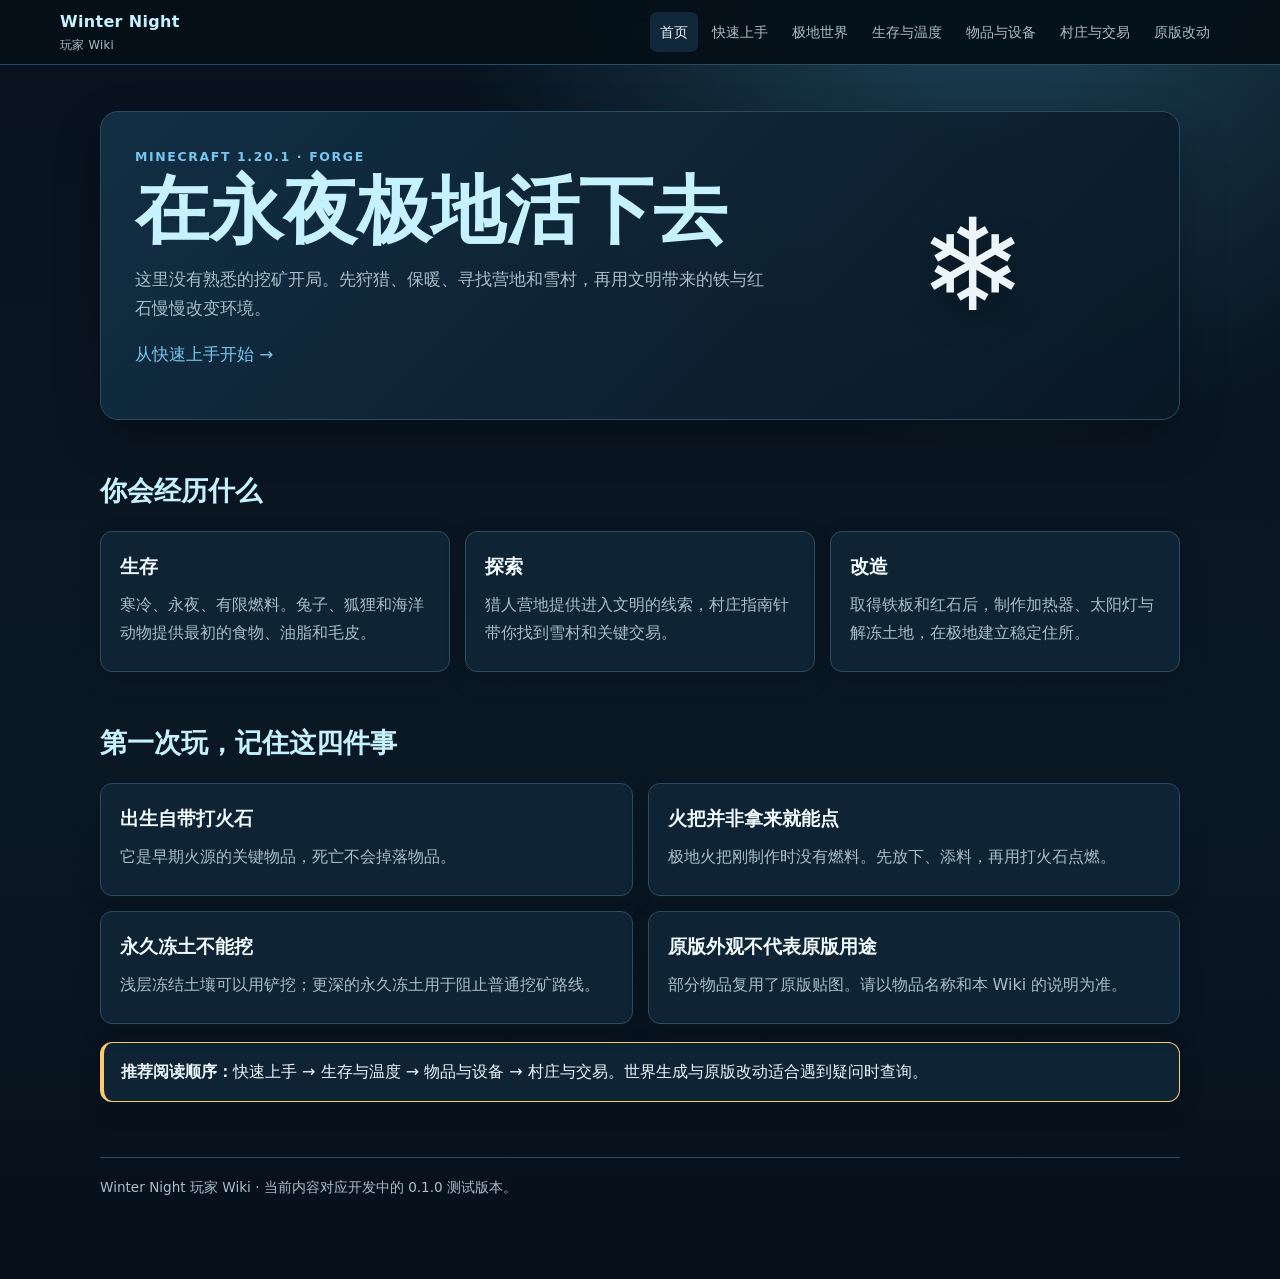
<file: wiki/index.html>
<!doctype html><html lang="zh-CN"><head><meta charset="utf-8"><meta name="viewport" content="width=device-width,initial-scale=1"><meta name="description" content="Winter Night 极地生存 Mod 玩家 Wiki"><title>Winter Night 玩家 Wiki</title><link rel="icon" type="image/svg+xml" href="data:image/svg+xml,%3Csvg xmlns='http://www.w3.org/2000/svg' viewBox='0 0 64 64'%3E%3Crect rx='14' width='64' height='64' fill='%230b2233'/%3E%3Cpath d='M32 10v44M13 21l38 22M13 43l38-22M22 14l10 8 10-8M22 50l10-8 10 8' stroke='%23bdefff' stroke-width='4' fill='none' stroke-linecap='round'/%3E%3C/svg%3E"><link rel="stylesheet" href="style.css"></head>
<body data-page="index.html"><header class="topbar"><div class="nav"><a class="brand" href="index.html">Winter Night<small>玩家 Wiki</small></a><button class="menu" data-menu aria-expanded="false">目录</button><nav class="nav-links" data-nav></nav></div></header>
<main class="wrap"><section class="hero"><div><div class="eyebrow">Minecraft 1.20.1 · Forge</div><h1>在永夜极地活下去</h1><p>这里没有熟悉的挖矿开局。先狩猎、保暖、寻找营地和雪村，再用文明带来的铁与红石慢慢改变环境。</p><p><a href="getting-started.html">从快速上手开始 →</a></p></div><div class="hero-mark" aria-hidden="true">❄</div></section>
<h2>你会经历什么</h2><div class="grid three">
<article class="card"><h3>生存</h3><p>寒冷、永夜、有限燃料。兔子、狐狸和海洋动物提供最初的食物、油脂和毛皮。</p></article>
<article class="card"><h3>探索</h3><p>猎人营地提供进入文明的线索，村庄指南针带你找到雪村和关键交易。</p></article>
<article class="card"><h3>改造</h3><p>取得铁板和红石后，制作加热器、太阳灯与解冻土地，在极地建立稳定住所。</p></article></div>
<h2>第一次玩，记住这四件事</h2><div class="grid">
<div class="card"><h3>出生自带打火石</h3><p>它是早期火源的关键物品，死亡不会掉落物品。</p></div>
<div class="card"><h3>火把并非拿来就能点</h3><p>极地火把刚制作时没有燃料。先放下、添料，再用打火石点燃。</p></div>
<div class="card"><h3>永久冻土不能挖</h3><p>浅层冻结土壤可以用铲挖；更深的永久冻土用于阻止普通挖矿路线。</p></div>
<div class="card"><h3>原版外观不代表原版用途</h3><p>部分物品复用了原版贴图。请以物品名称和本 Wiki 的说明为准。</p></div></div>
<div class="callout warm"><strong>推荐阅读顺序：</strong>快速上手 → 生存与温度 → 物品与设备 → 村庄与交易。世界生成与原版改动适合遇到疑问时查询。</div>
<footer class="footer">Winter Night 玩家 Wiki · 当前内容对应开发中的 0.1.0 测试版本。</footer></main><script src="site.js"></script></body></html>
</file>
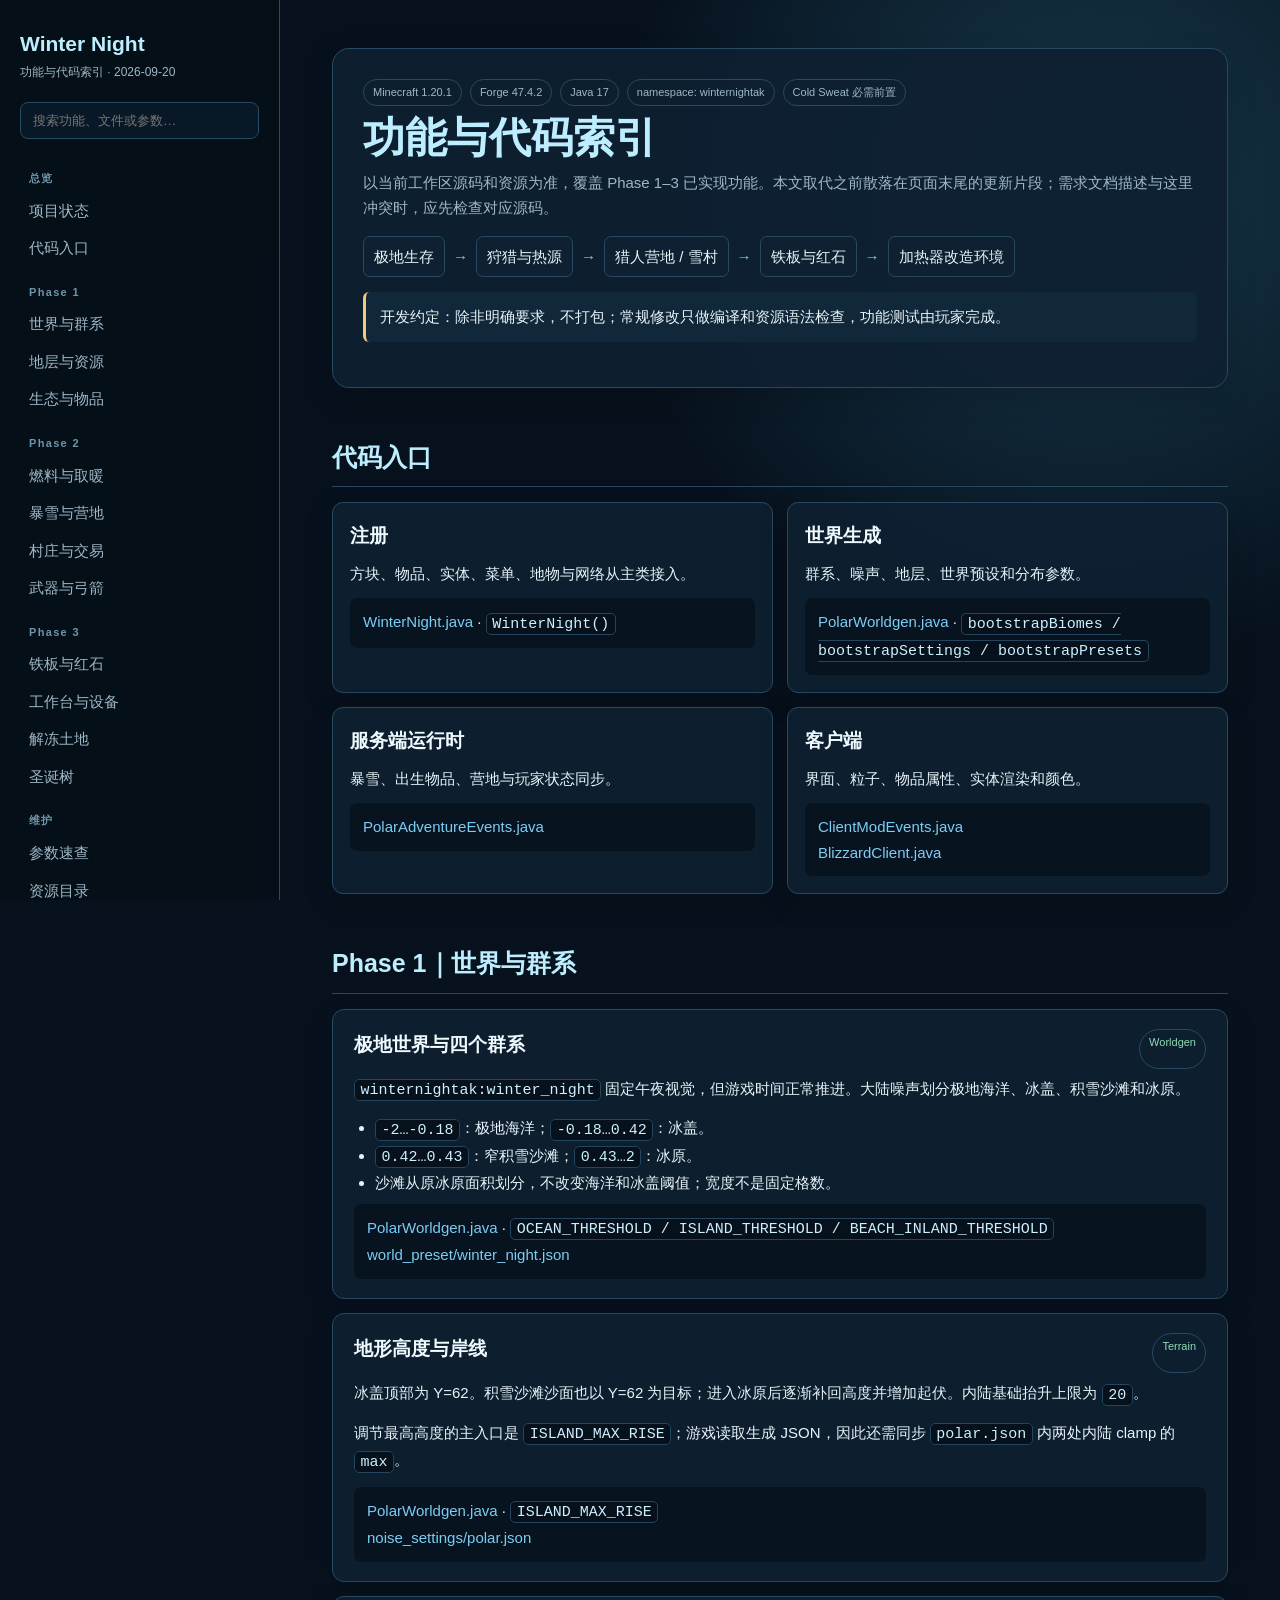
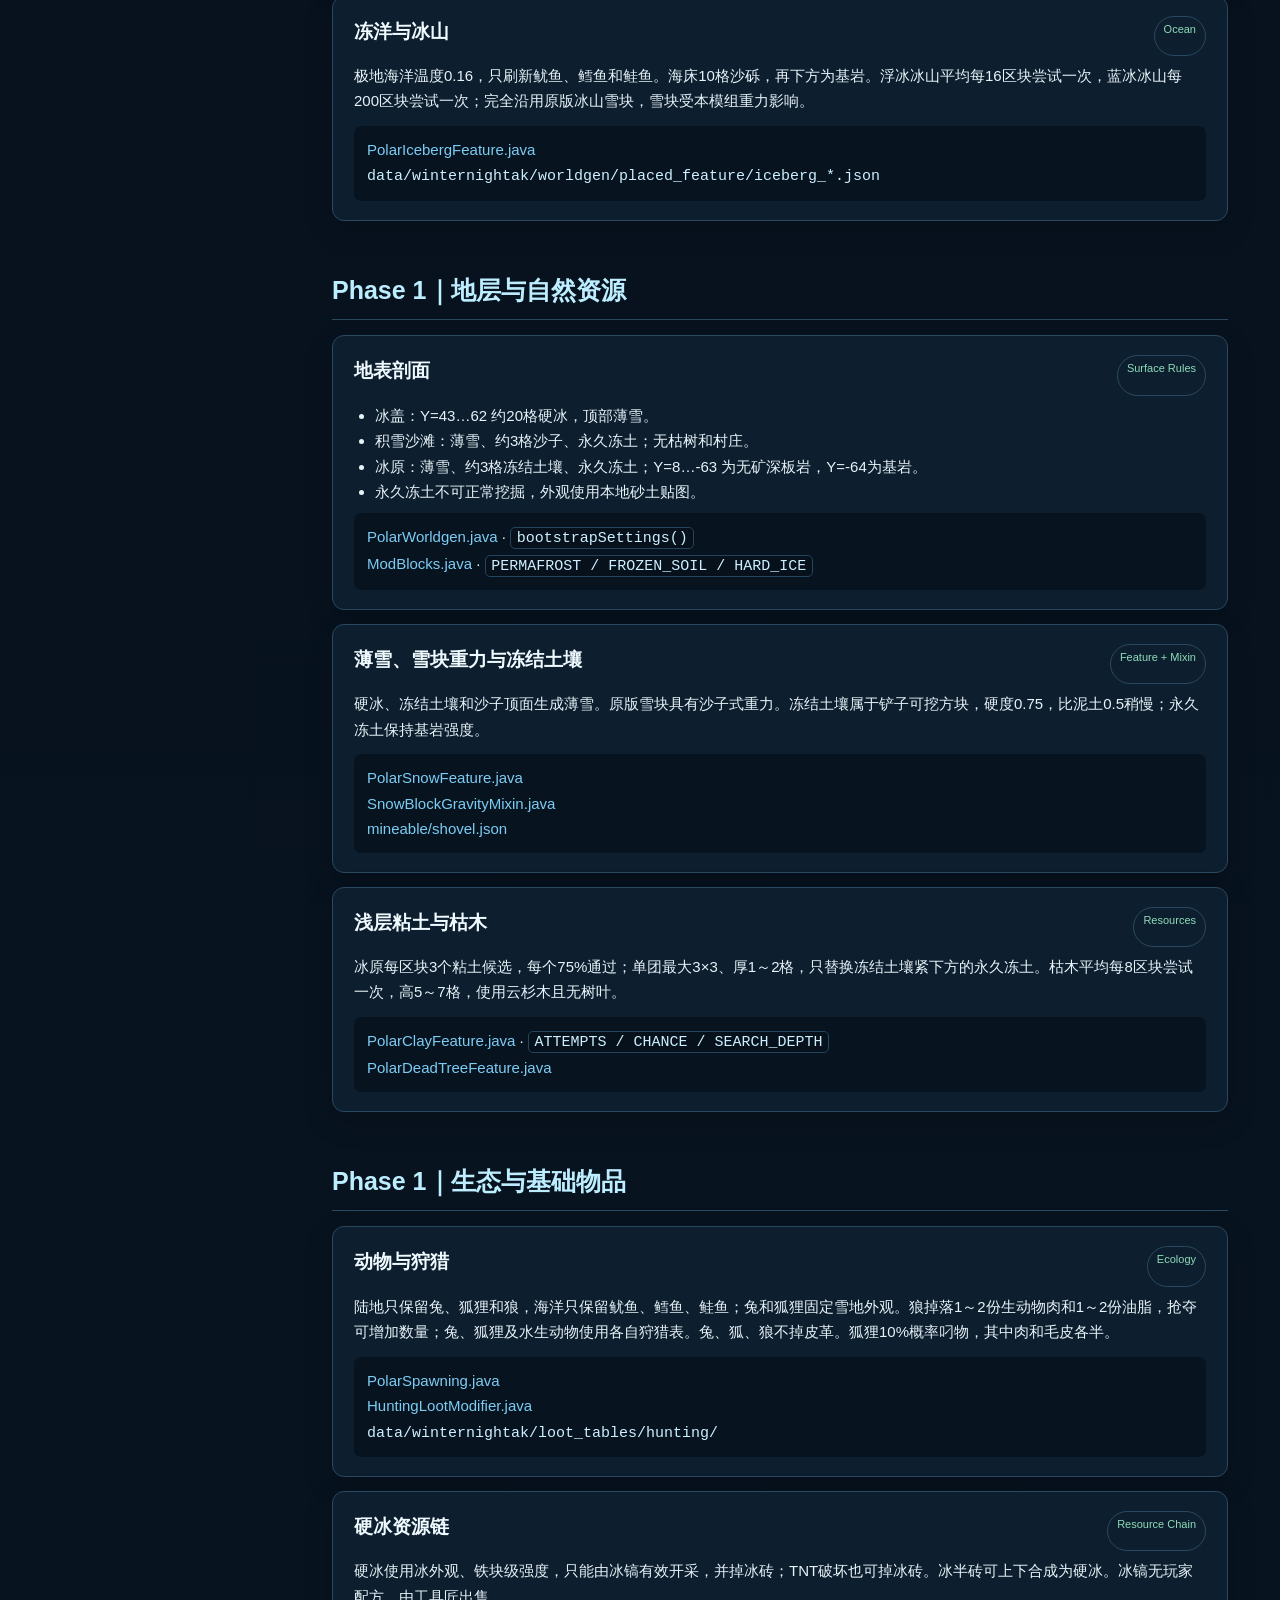
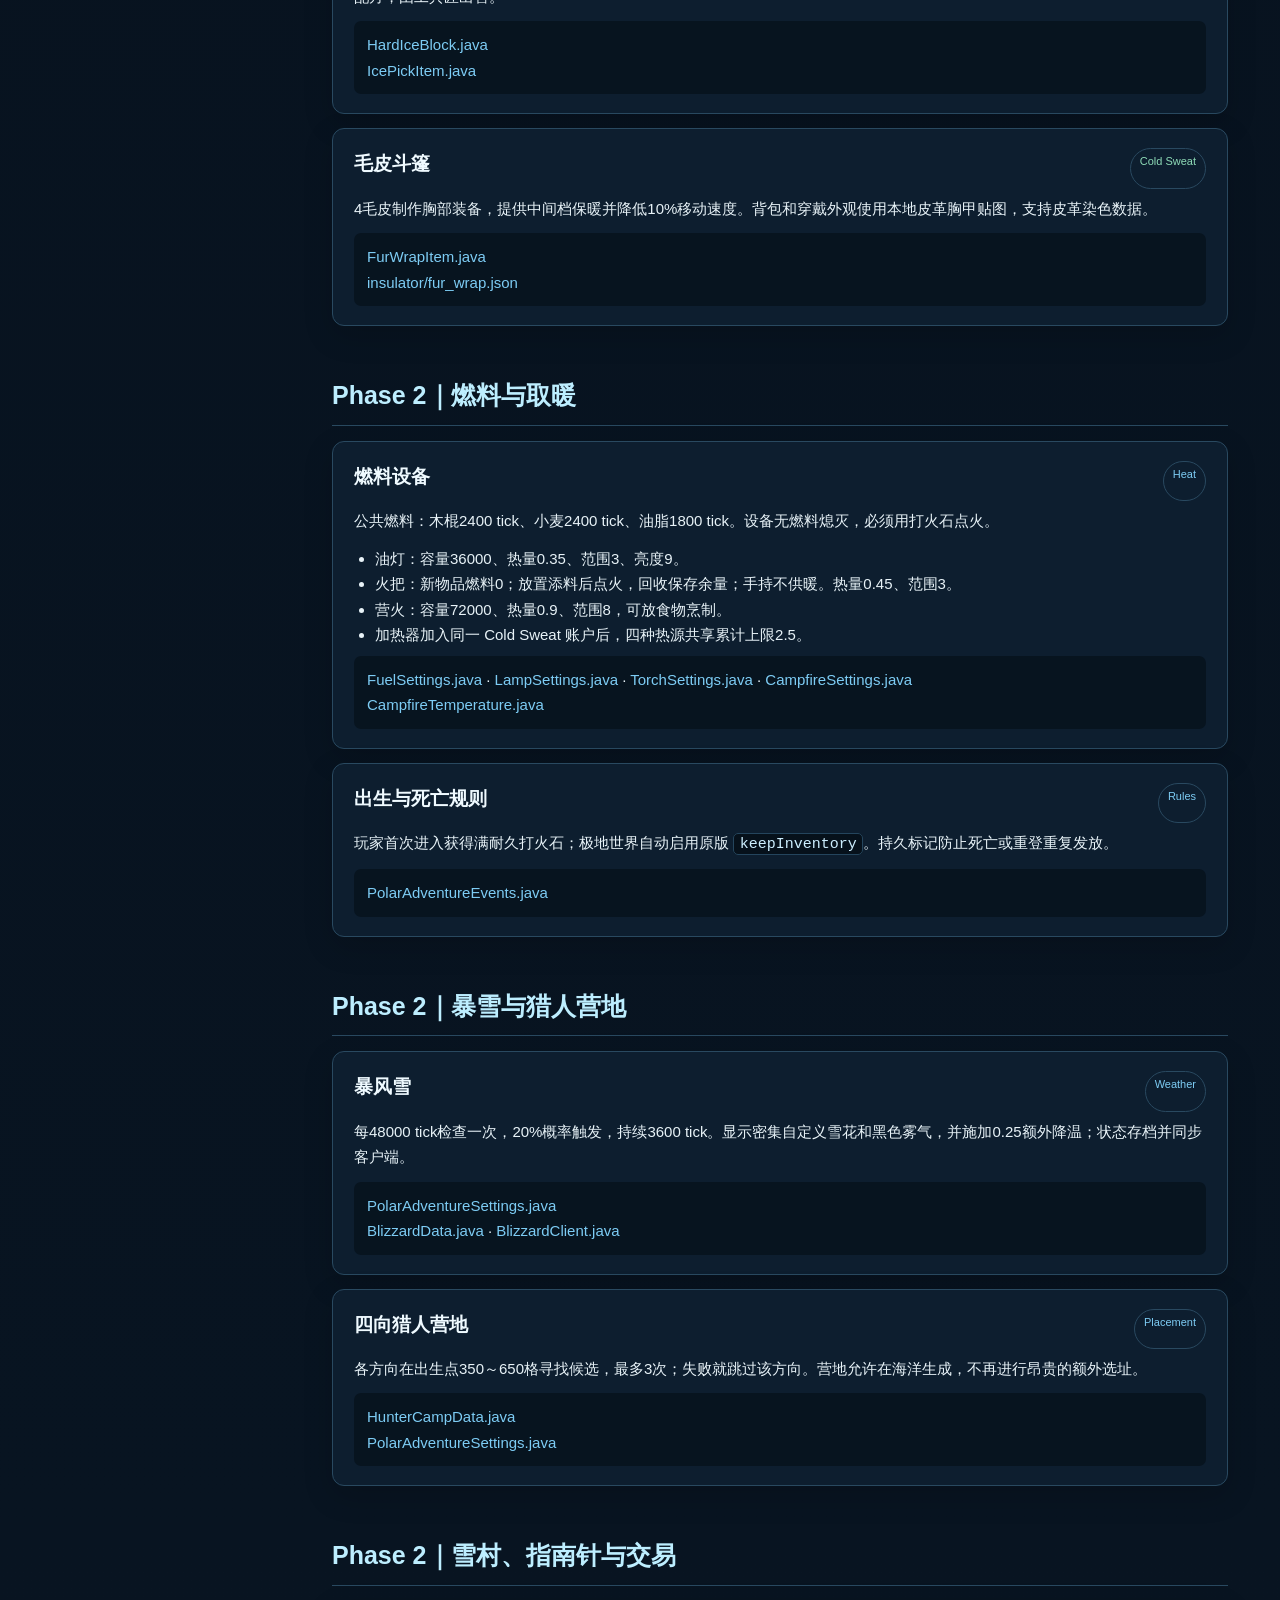
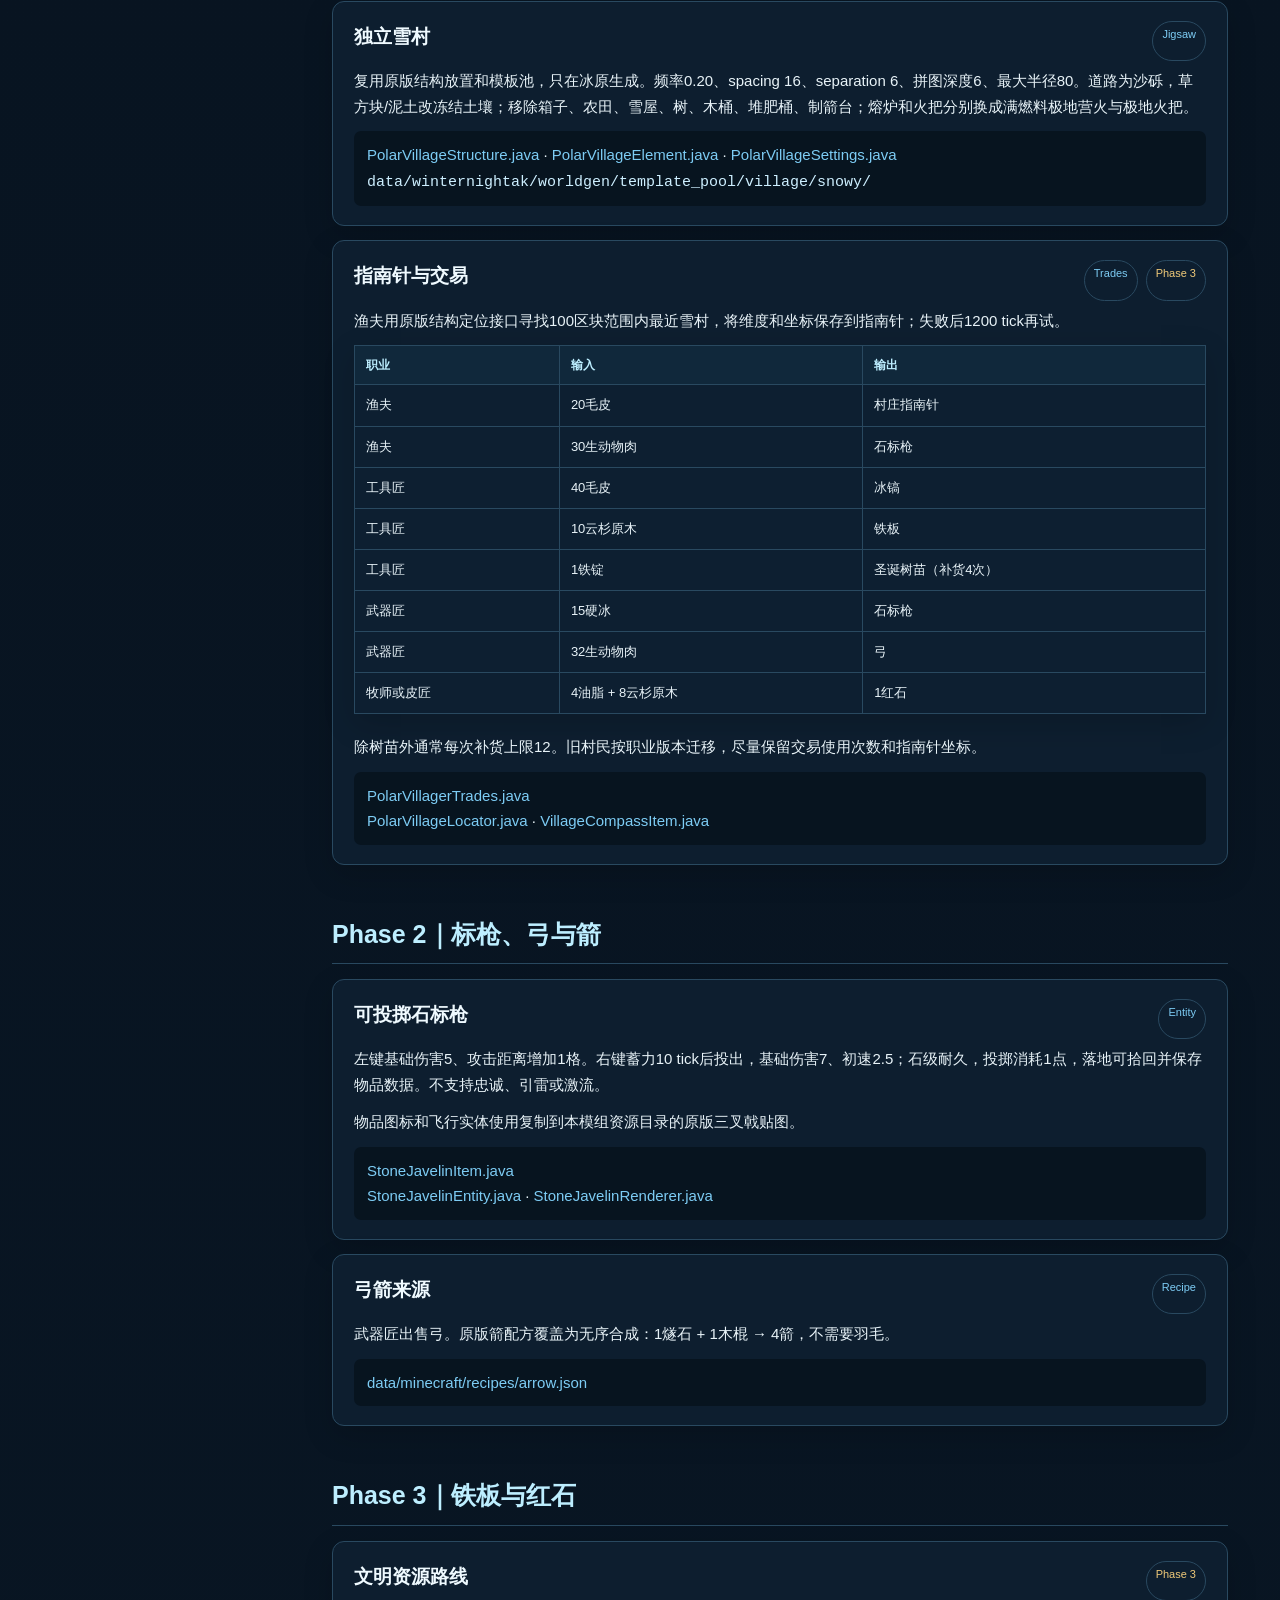
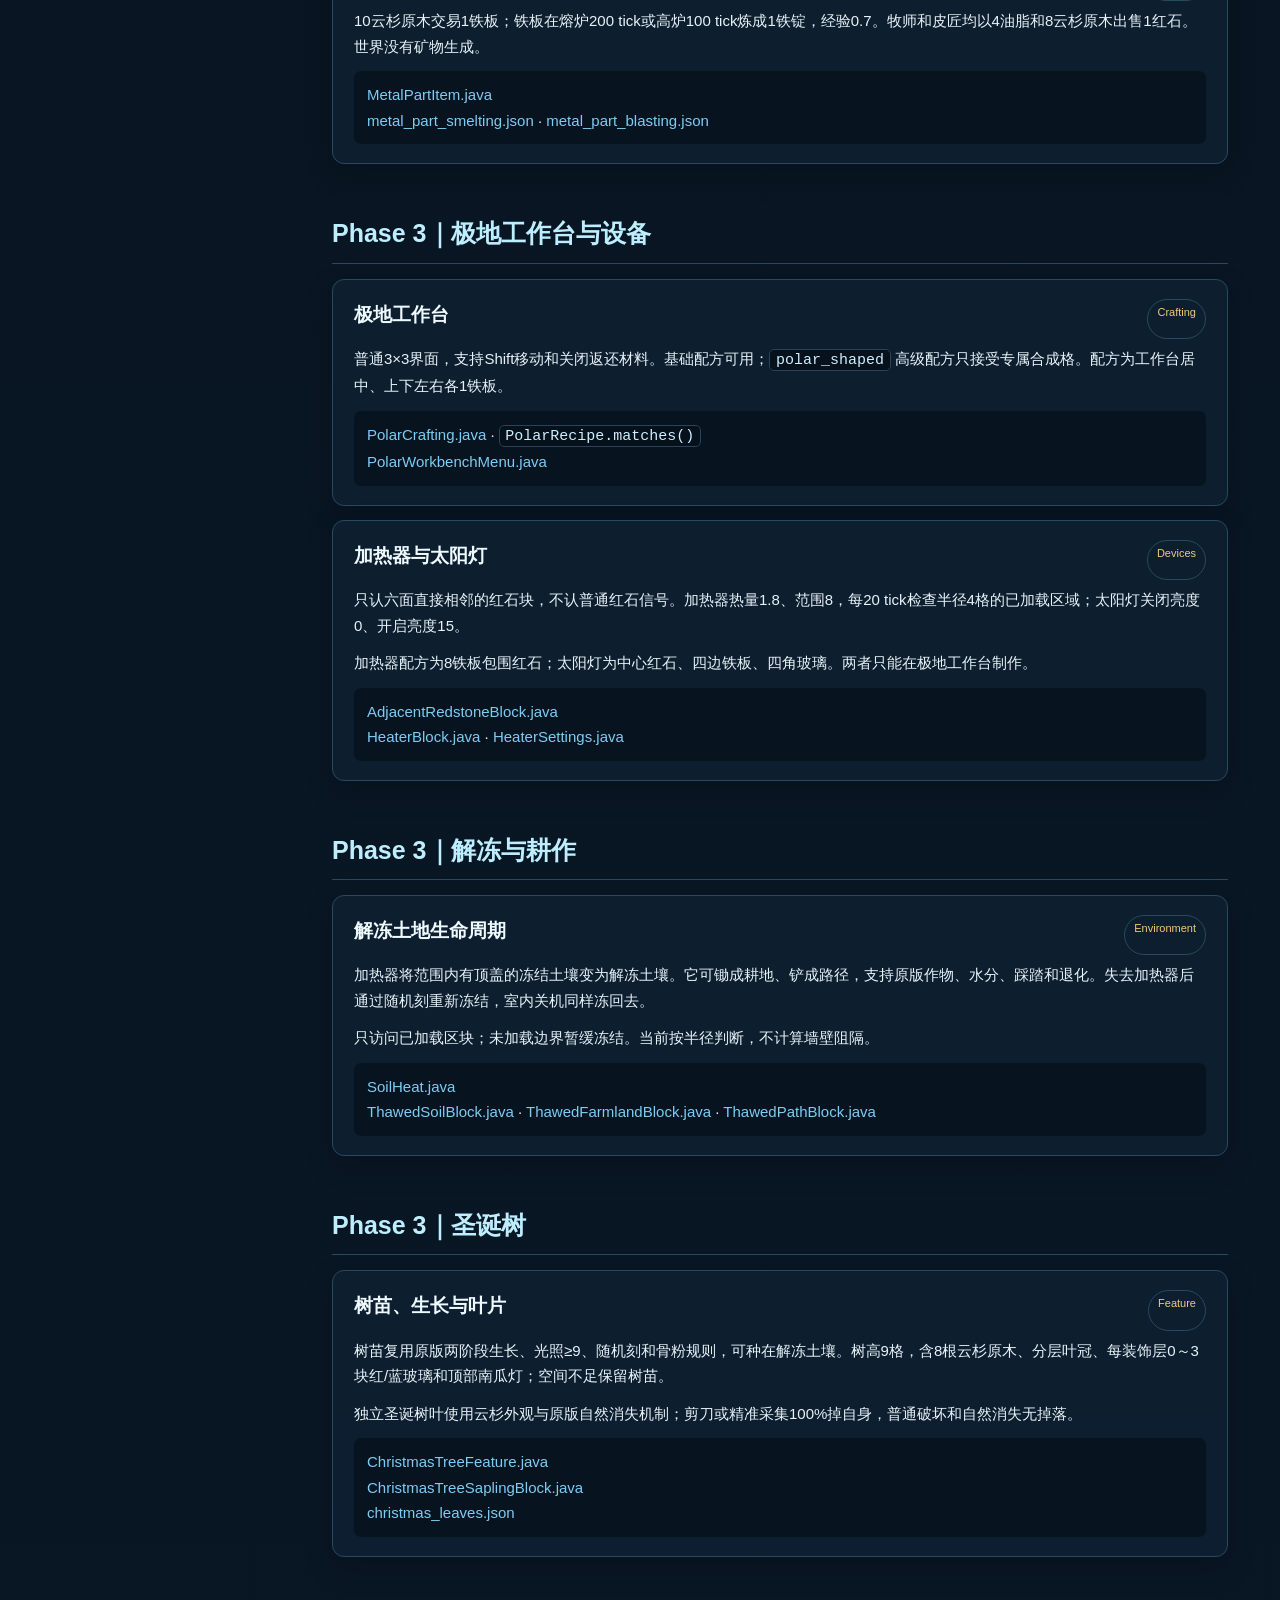
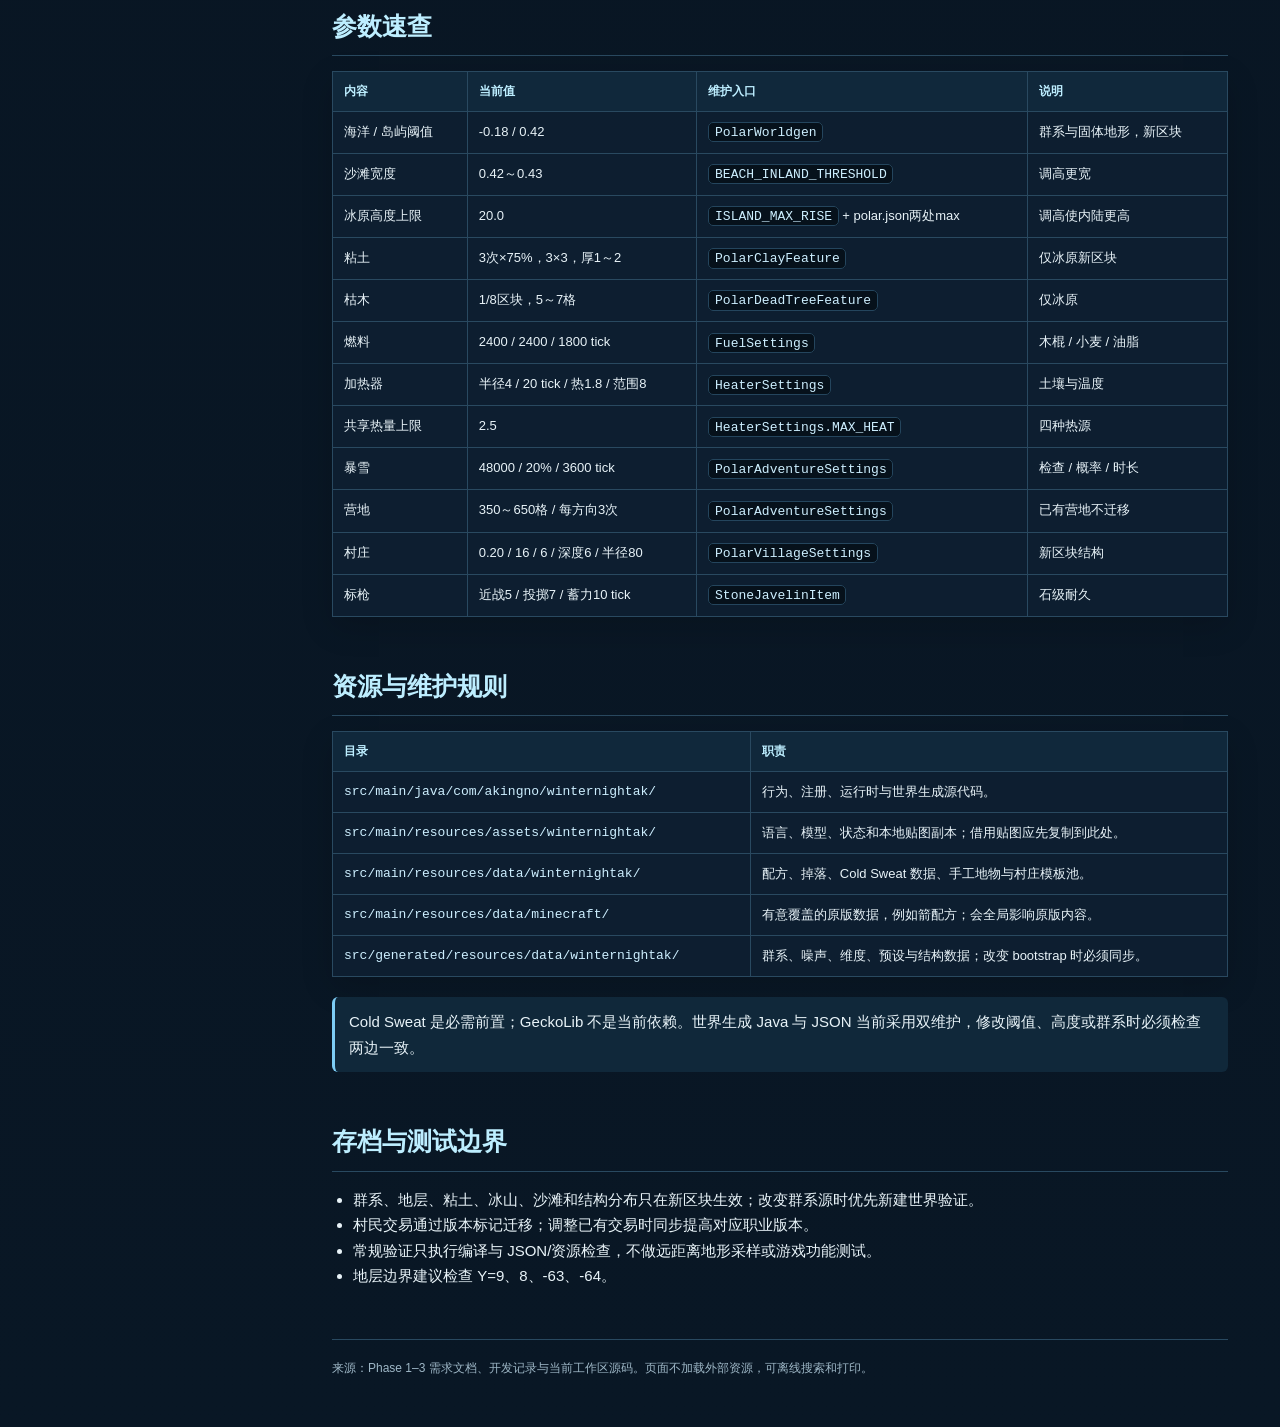
<file: 项目功能与代码索引.html>
<!doctype html>
<html lang="zh-CN">
<head>
<meta charset="utf-8"><meta name="viewport" content="width=device-width,initial-scale=1">
<title>Winter Night｜项目功能与代码索引</title>
<style>
:root{--bg:#07111d;--side:#081624;--panel:#0e2031;--panel2:#132a3e;--line:#294960;--text:#e8f3f8;--muted:#9eb7c6;--ice:#bdeeff;--blue:#7dccf4;--green:#8edbb7;--amber:#f0ca79;--code:#06111b}*{box-sizing:border-box}html{scroll-behavior:smooth}body{margin:0;background:radial-gradient(circle at 85% 2%,#17394c 0,transparent 30rem),linear-gradient(#07111d,#091725);color:var(--text);font:15px/1.7 "Segoe UI","Microsoft YaHei",sans-serif}a{color:var(--blue);text-decoration:none}a:hover{text-decoration:underline;color:var(--ice)}code,.path{font-family:Consolas,"Cascadia Code",monospace;color:#cdefff;overflow-wrap:anywhere}code{padding:.1rem .35rem;border:1px solid #24455d;border-radius:5px;background:var(--code)}.layout{display:grid;grid-template-columns:280px minmax(0,1fr);min-height:100vh}aside{position:sticky;top:0;height:100vh;overflow:auto;padding:26px 20px;border-right:1px solid var(--line);background:rgba(5,15,25,.94)}main{width:min(1180px,100%);padding:48px 52px 80px}.brand{font-size:21px;font-weight:750;color:var(--ice)}.brand small{display:block;color:var(--muted);font-size:12px;font-weight:500}.search{width:100%;margin:20px 0 14px;padding:10px 12px;color:var(--text);background:#091826;border:1px solid var(--line);border-radius:8px}nav .group{margin:16px 9px 4px;color:#6f96ac;font-size:11px;font-weight:700;letter-spacing:.12em}nav a{display:block;padding:6px 9px;border-radius:6px;color:var(--muted)}nav a:hover{background:var(--panel2);color:var(--text);text-decoration:none}.hero,.feature,.card,table{border:1px solid var(--line);background:rgba(14,32,49,.9);box-shadow:0 10px 30px rgba(0,0,0,.16)}.hero{padding:30px;border-radius:17px}.feature{margin:14px 0;padding:19px 21px;border-radius:12px;scroll-margin-top:18px}.card{padding:17px;border-radius:11px}h1{margin:8px 0;color:var(--ice);font-size:42px;line-height:1.15}h2{margin:48px 0 15px;padding-bottom:8px;border-bottom:1px solid var(--line);color:var(--ice);font-size:25px}h3{margin:0 0 8px;color:#effaff;font-size:19px}p{margin:7px 0 12px}.muted{color:var(--muted)}.meta,.badges,.flow{display:flex;flex-wrap:wrap;gap:8px}.pill,.badge{padding:3px 9px;border:1px solid var(--line);border-radius:999px;color:var(--muted);font-size:11px}.p1{color:var(--green)}.p2{color:var(--blue)}.p3{color:var(--amber)}.feature-head{display:flex;justify-content:space-between;gap:12px}.files{margin-top:8px;padding:11px 13px;border-radius:7px;background:rgba(5,15,25,.68)}.files div+div{margin-top:6px}.grid{display:grid;grid-template-columns:repeat(2,minmax(0,1fr));gap:14px}.flow{align-items:center;margin:15px 0}.flow span{padding:7px 10px;border:1px solid var(--line);border-radius:7px;background:var(--panel)}.flow i{color:var(--blue);font-style:normal}.note{margin:15px 0;padding:12px 14px;border-left:3px solid var(--blue);border-radius:6px;background:#10283a}.warn{border-color:var(--amber)}table{width:100%;border-collapse:collapse;margin:12px 0 20px}th,td{padding:9px 11px;border:1px solid var(--line);text-align:left;vertical-align:top}th{color:var(--ice);background:#10283b;font-size:12px}td{font-size:13px}ul{margin:7px 0;padding-left:21px}.hidden{display:none!important}.footer{margin-top:50px;padding-top:18px;border-top:1px solid var(--line);color:var(--muted);font-size:12px}@media(max-width:900px){.layout{display:block}aside{position:static;height:auto;border-right:0;border-bottom:1px solid var(--line)}nav{columns:2}main{padding:28px 17px 60px}.grid{grid-template-columns:1fr}h1{font-size:34px}}@media print{aside{display:none}.layout{display:block}main{width:100%;padding:0}body,.hero,.feature,.card,table{color:#111;background:#fff;box-shadow:none}h1,h2,h3,a,code,.path{color:#16445e}}
</style>
</head>
<body><div class="layout">
<aside><div class="brand">Winter Night<small>功能与代码索引 · 2026-09-20</small></div>
<input id="search" class="search" type="search" placeholder="搜索功能、文件或参数…" aria-label="搜索文档">
<nav>
<div class="group">总览</div><a href="#overview">项目状态</a><a href="#architecture">代码入口</a>
<div class="group">Phase 1</div><a href="#world">世界与群系</a><a href="#terrain">地层与资源</a><a href="#ecology">生态与物品</a>
<div class="group">Phase 2</div><a href="#heat">燃料与取暖</a><a href="#weather">暴雪与营地</a><a href="#village">村庄与交易</a><a href="#weapons">武器与弓箭</a>
<div class="group">Phase 3</div><a href="#materials">铁板与红石</a><a href="#devices">工作台与设备</a><a href="#soil">解冻土地</a><a href="#tree">圣诞树</a>
<div class="group">维护</div><a href="#parameters">参数速查</a><a href="#resources">资源目录</a><a href="#testing">测试边界</a>
</nav></aside>
<main>
<header class="hero" id="overview" data-searchable>
<div class="meta"><span class="pill">Minecraft 1.20.1</span><span class="pill">Forge 47.4.2</span><span class="pill">Java 17</span><span class="pill">namespace: winternightak</span><span class="pill">Cold Sweat 必需前置</span></div>
<h1>功能与代码索引</h1>
<p class="muted">以当前工作区源码和资源为准，覆盖 Phase 1–3 已实现功能。本文取代之前散落在页面末尾的更新片段；需求文档描述与这里冲突时，应先检查对应源码。</p>
<div class="flow"><span>极地生存</span><i>→</i><span>狩猎与热源</span><i>→</i><span>猎人营地 / 雪村</span><i>→</i><span>铁板与红石</span><i>→</i><span>加热器改造环境</span></div>
<div class="note warn">开发约定：除非明确要求，不打包；常规修改只做编译和资源语法检查，功能测试由玩家完成。</div>
</header>

<section id="architecture" data-searchable><h2>代码入口</h2><div class="grid">
<div class="card"><h3>注册</h3><p>方块、物品、实体、菜单、地物与网络从主类接入。</p><div class="files"><a href="src/main/java/com/akingno/winternightak/WinterNight.java">WinterNight.java</a> · <code>WinterNight()</code></div></div>
<div class="card"><h3>世界生成</h3><p>群系、噪声、地层、世界预设和分布参数。</p><div class="files"><a href="src/main/java/com/akingno/winternightak/world/gen/PolarWorldgen.java">PolarWorldgen.java</a> · <code>bootstrapBiomes / bootstrapSettings / bootstrapPresets</code></div></div>
<div class="card"><h3>服务端运行时</h3><p>暴雪、出生物品、营地与玩家状态同步。</p><div class="files"><a href="src/main/java/com/akingno/winternightak/world/PolarAdventureEvents.java">PolarAdventureEvents.java</a></div></div>
<div class="card"><h3>客户端</h3><p>界面、粒子、物品属性、实体渲染和颜色。</p><div class="files"><a href="src/main/java/com/akingno/winternightak/client/ClientModEvents.java">ClientModEvents.java</a><br><a href="src/main/java/com/akingno/winternightak/client/BlizzardClient.java">BlizzardClient.java</a></div></div>
</div></section>

<section id="world"><h2>Phase 1｜世界与群系</h2>
<article class="feature" data-searchable><div class="feature-head"><h3>极地世界与四个群系</h3><div class="badges"><span class="badge p1">Worldgen</span></div></div>
<p><code>winternightak:winter_night</code> 固定午夜视觉，但游戏时间正常推进。大陆噪声划分极地海洋、冰盖、积雪沙滩和冰原。</p>
<ul><li><code>-2…-0.18</code>：极地海洋；<code>-0.18…0.42</code>：冰盖。</li><li><code>0.42…0.43</code>：窄积雪沙滩；<code>0.43…2</code>：冰原。</li><li>沙滩从原冰原面积划分，不改变海洋和冰盖阈值；宽度不是固定格数。</li></ul>
<div class="files"><a href="src/main/java/com/akingno/winternightak/world/gen/PolarWorldgen.java">PolarWorldgen.java</a> · <code>OCEAN_THRESHOLD / ISLAND_THRESHOLD / BEACH_INLAND_THRESHOLD</code><br><a href="src/generated/resources/data/winternightak/worldgen/world_preset/winter_night.json">world_preset/winter_night.json</a></div></article>
<article class="feature" data-searchable><div class="feature-head"><h3>地形高度与岸线</h3><div class="badges"><span class="badge p1">Terrain</span></div></div>
<p>冰盖顶部为 Y=62。积雪沙滩沙面也以 Y=62 为目标；进入冰原后逐渐补回高度并增加起伏。内陆基础抬升上限为 <code>20</code>。</p>
<p>调节最高高度的主入口是 <code>ISLAND_MAX_RISE</code>；游戏读取生成 JSON，因此还需同步 <code>polar.json</code> 内两处内陆 clamp 的 <code>max</code>。</p>
<div class="files"><a href="src/main/java/com/akingno/winternightak/world/gen/PolarWorldgen.java">PolarWorldgen.java</a> · <code>ISLAND_MAX_RISE</code><br><a href="src/generated/resources/data/winternightak/worldgen/noise_settings/polar.json">noise_settings/polar.json</a></div></article>
<article class="feature" data-searchable><div class="feature-head"><h3>冻洋与冰山</h3><div class="badges"><span class="badge p1">Ocean</span></div></div>
<p>极地海洋温度0.16，只刷新鱿鱼、鳕鱼和鲑鱼。海床10格沙砾，再下方为基岩。浮冰冰山平均每16区块尝试一次，蓝冰冰山每200区块尝试一次；完全沿用原版冰山雪块，雪块受本模组重力影响。</p>
<div class="files"><a href="src/main/java/com/akingno/winternightak/world/gen/PolarIcebergFeature.java">PolarIcebergFeature.java</a><br><span class="path">data/winternightak/worldgen/placed_feature/iceberg_*.json</span></div></article>
</section>

<section id="terrain"><h2>Phase 1｜地层与自然资源</h2>
<article class="feature" data-searchable><div class="feature-head"><h3>地表剖面</h3><div class="badges"><span class="badge p1">Surface Rules</span></div></div>
<ul><li>冰盖：Y=43…62 约20格硬冰，顶部薄雪。</li><li>积雪沙滩：薄雪、约3格沙子、永久冻土；无枯树和村庄。</li><li>冰原：薄雪、约3格冻结土壤、永久冻土；Y=8…-63 为无矿深板岩，Y=-64为基岩。</li><li>永久冻土不可正常挖掘，外观使用本地砂土贴图。</li></ul>
<div class="files"><a href="src/main/java/com/akingno/winternightak/world/gen/PolarWorldgen.java">PolarWorldgen.java</a> · <code>bootstrapSettings()</code><br><a href="src/main/java/com/akingno/winternightak/block/ModBlocks.java">ModBlocks.java</a> · <code>PERMAFROST / FROZEN_SOIL / HARD_ICE</code></div></article>
<article class="feature" data-searchable><div class="feature-head"><h3>薄雪、雪块重力与冻结土壤</h3><div class="badges"><span class="badge p1">Feature + Mixin</span></div></div>
<p>硬冰、冻结土壤和沙子顶面生成薄雪。原版雪块具有沙子式重力。冻结土壤属于铲子可挖方块，硬度0.75，比泥土0.5稍慢；永久冻土保持基岩强度。</p>
<div class="files"><a href="src/main/java/com/akingno/winternightak/world/gen/PolarSnowFeature.java">PolarSnowFeature.java</a><br><a href="src/main/java/com/akingno/winternightak/mixin/SnowBlockGravityMixin.java">SnowBlockGravityMixin.java</a><br><a href="src/main/resources/data/minecraft/tags/blocks/mineable/shovel.json">mineable/shovel.json</a></div></article>
<article class="feature" data-searchable><div class="feature-head"><h3>浅层粘土与枯木</h3><div class="badges"><span class="badge p1">Resources</span></div></div>
<p>冰原每区块3个粘土候选，每个75%通过；单团最大3×3、厚1～2格，只替换冻结土壤紧下方的永久冻土。枯木平均每8区块尝试一次，高5～7格，使用云杉木且无树叶。</p>
<div class="files"><a href="src/main/java/com/akingno/winternightak/world/gen/PolarClayFeature.java">PolarClayFeature.java</a> · <code>ATTEMPTS / CHANCE / SEARCH_DEPTH</code><br><a href="src/main/java/com/akingno/winternightak/world/gen/PolarDeadTreeFeature.java">PolarDeadTreeFeature.java</a></div></article>
</section>

<section id="ecology"><h2>Phase 1｜生态与基础物品</h2>
<article class="feature" data-searchable><div class="feature-head"><h3>动物与狩猎</h3><div class="badges"><span class="badge p1">Ecology</span></div></div>
<p>陆地只保留兔、狐狸和狼，海洋只保留鱿鱼、鳕鱼、鲑鱼；兔和狐狸固定雪地外观。狼掉落1～2份生动物肉和1～2份油脂，抢夺可增加数量；兔、狐狸及水生动物使用各自狩猎表。兔、狐、狼不掉皮革。狐狸10%概率叼物，其中肉和毛皮各半。</p>
<div class="files"><a href="src/main/java/com/akingno/winternightak/world/PolarSpawning.java">PolarSpawning.java</a><br><a href="src/main/java/com/akingno/winternightak/loot/HuntingLootModifier.java">HuntingLootModifier.java</a><br><span class="path">data/winternightak/loot_tables/hunting/</span></div></article>
<article class="feature" data-searchable><div class="feature-head"><h3>硬冰资源链</h3><div class="badges"><span class="badge p1">Resource Chain</span></div></div>
<p>硬冰使用冰外观、铁块级强度，只能由冰镐有效开采，并掉冰砖；TNT破坏也可掉冰砖。冰半砖可上下合成为硬冰。冰镐无玩家配方，由工具匠出售。</p>
<div class="files"><a href="src/main/java/com/akingno/winternightak/block/custom/HardIceBlock.java">HardIceBlock.java</a><br><a href="src/main/java/com/akingno/winternightak/item/custom/IcePickItem.java">IcePickItem.java</a></div></article>
<article class="feature" data-searchable><div class="feature-head"><h3>毛皮斗篷</h3><div class="badges"><span class="badge p1">Cold Sweat</span></div></div>
<p>4毛皮制作胸部装备，提供中间档保暖并降低10%移动速度。背包和穿戴外观使用本地皮革胸甲贴图，支持皮革染色数据。</p>
<div class="files"><a href="src/main/java/com/akingno/winternightak/item/custom/FurWrapItem.java">FurWrapItem.java</a><br><a href="src/main/resources/data/winternightak/cold_sweat/item/insulator/fur_wrap.json">insulator/fur_wrap.json</a></div></article>
</section>

<section id="heat"><h2>Phase 2｜燃料与取暖</h2>
<article class="feature" data-searchable><div class="feature-head"><h3>燃料设备</h3><div class="badges"><span class="badge p2">Heat</span></div></div>
<p>公共燃料：木棍2400 tick、小麦2400 tick、油脂1800 tick。设备无燃料熄灭，必须用打火石点火。</p>
<ul><li>油灯：容量36000、热量0.35、范围3、亮度9。</li><li>火把：新物品燃料0；放置添料后点火，回收保存余量；手持不供暖。热量0.45、范围3。</li><li>营火：容量72000、热量0.9、范围8，可放食物烹制。</li><li>加热器加入同一 Cold Sweat 账户后，四种热源共享累计上限2.5。</li></ul>
<div class="files"><a href="src/main/java/com/akingno/winternightak/block/entity/FuelSettings.java">FuelSettings.java</a> · <a href="src/main/java/com/akingno/winternightak/block/entity/LampSettings.java">LampSettings.java</a> · <a href="src/main/java/com/akingno/winternightak/block/entity/TorchSettings.java">TorchSettings.java</a> · <a href="src/main/java/com/akingno/winternightak/block/entity/CampfireSettings.java">CampfireSettings.java</a><br><a href="src/main/java/com/akingno/winternightak/compat/CampfireTemperature.java">CampfireTemperature.java</a></div></article>
<article class="feature" data-searchable><div class="feature-head"><h3>出生与死亡规则</h3><div class="badges"><span class="badge p2">Rules</span></div></div>
<p>玩家首次进入获得满耐久打火石；极地世界自动启用原版 <code>keepInventory</code>。持久标记防止死亡或重登重复发放。</p>
<div class="files"><a href="src/main/java/com/akingno/winternightak/world/PolarAdventureEvents.java">PolarAdventureEvents.java</a></div></article>
</section>

<section id="weather"><h2>Phase 2｜暴雪与猎人营地</h2>
<article class="feature" data-searchable><div class="feature-head"><h3>暴风雪</h3><div class="badges"><span class="badge p2">Weather</span></div></div>
<p>每48000 tick检查一次，20%概率触发，持续3600 tick。显示密集自定义雪花和黑色雾气，并施加0.25额外降温；状态存档并同步客户端。</p>
<div class="files"><a href="src/main/java/com/akingno/winternightak/world/PolarAdventureSettings.java">PolarAdventureSettings.java</a><br><a href="src/main/java/com/akingno/winternightak/world/BlizzardData.java">BlizzardData.java</a> · <a href="src/main/java/com/akingno/winternightak/client/BlizzardClient.java">BlizzardClient.java</a></div></article>
<article class="feature" data-searchable><div class="feature-head"><h3>四向猎人营地</h3><div class="badges"><span class="badge p2">Placement</span></div></div>
<p>各方向在出生点350～650格寻找候选，最多3次；失败就跳过该方向。营地允许在海洋生成，不再进行昂贵的额外选址。</p>
<div class="files"><a href="src/main/java/com/akingno/winternightak/world/HunterCampData.java">HunterCampData.java</a><br><a href="src/main/java/com/akingno/winternightak/world/PolarAdventureSettings.java">PolarAdventureSettings.java</a></div></article>
</section>

<section id="village"><h2>Phase 2｜雪村、指南针与交易</h2>
<article class="feature" data-searchable><div class="feature-head"><h3>独立雪村</h3><div class="badges"><span class="badge p2">Jigsaw</span></div></div>
<p>复用原版结构放置和模板池，只在冰原生成。频率0.20、spacing 16、separation 6、拼图深度6、最大半径80。道路为沙砾，草方块/泥土改冻结土壤；移除箱子、农田、雪屋、树、木桶、堆肥桶、制箭台；熔炉和火把分别换成满燃料极地营火与极地火把。</p>
<div class="files"><a href="src/main/java/com/akingno/winternightak/world/gen/PolarVillageStructure.java">PolarVillageStructure.java</a> · <a href="src/main/java/com/akingno/winternightak/world/gen/PolarVillageElement.java">PolarVillageElement.java</a> · <a href="src/main/java/com/akingno/winternightak/world/gen/PolarVillageSettings.java">PolarVillageSettings.java</a><br><span class="path">data/winternightak/worldgen/template_pool/village/snowy/</span></div></article>
<article class="feature" data-searchable><div class="feature-head"><h3>指南针与交易</h3><div class="badges"><span class="badge p2">Trades</span><span class="badge p3">Phase 3</span></div></div>
<p>渔夫用原版结构定位接口寻找100区块范围内最近雪村，将维度和坐标保存到指南针；失败后1200 tick再试。</p>
<table><thead><tr><th>职业</th><th>输入</th><th>输出</th></tr></thead><tbody>
<tr><td>渔夫</td><td>20毛皮</td><td>村庄指南针</td></tr><tr><td>渔夫</td><td>30生动物肉</td><td>石标枪</td></tr>
<tr><td>工具匠</td><td>40毛皮</td><td>冰镐</td></tr><tr><td>工具匠</td><td>10云杉原木</td><td>铁板</td></tr><tr><td>工具匠</td><td>1铁锭</td><td>圣诞树苗（补货4次）</td></tr>
<tr><td>武器匠</td><td>15硬冰</td><td>石标枪</td></tr><tr><td>武器匠</td><td>32生动物肉</td><td>弓</td></tr>
<tr><td>牧师或皮匠</td><td>4油脂 + 8云杉原木</td><td>1红石</td></tr>
</tbody></table>
<p>除树苗外通常每次补货上限12。旧村民按职业版本迁移，尽量保留交易使用次数和指南针坐标。</p>
<div class="files"><a href="src/main/java/com/akingno/winternightak/world/PolarVillagerTrades.java">PolarVillagerTrades.java</a><br><a href="src/main/java/com/akingno/winternightak/world/PolarVillageLocator.java">PolarVillageLocator.java</a> · <a href="src/main/java/com/akingno/winternightak/item/custom/VillageCompassItem.java">VillageCompassItem.java</a></div></article>
</section>

<section id="weapons"><h2>Phase 2｜标枪、弓与箭</h2>
<article class="feature" data-searchable><div class="feature-head"><h3>可投掷石标枪</h3><div class="badges"><span class="badge p2">Entity</span></div></div>
<p>左键基础伤害5、攻击距离增加1格。右键蓄力10 tick后投出，基础伤害7、初速2.5；石级耐久，投掷消耗1点，落地可拾回并保存物品数据。不支持忠诚、引雷或激流。</p>
<p>物品图标和飞行实体使用复制到本模组资源目录的原版三叉戟贴图。</p>
<div class="files"><a href="src/main/java/com/akingno/winternightak/item/custom/StoneJavelinItem.java">StoneJavelinItem.java</a><br><a href="src/main/java/com/akingno/winternightak/entity/StoneJavelinEntity.java">StoneJavelinEntity.java</a> · <a href="src/main/java/com/akingno/winternightak/client/StoneJavelinRenderer.java">StoneJavelinRenderer.java</a></div></article>
<article class="feature" data-searchable><div class="feature-head"><h3>弓箭来源</h3><div class="badges"><span class="badge p2">Recipe</span></div></div>
<p>武器匠出售弓。原版箭配方覆盖为无序合成：1燧石 + 1木棍 → 4箭，不需要羽毛。</p>
<div class="files"><a href="src/main/resources/data/minecraft/recipes/arrow.json">data/minecraft/recipes/arrow.json</a></div></article>
</section>

<section id="materials"><h2>Phase 3｜铁板与红石</h2>
<article class="feature" data-searchable><div class="feature-head"><h3>文明资源路线</h3><div class="badges"><span class="badge p3">Phase 3</span></div></div>
<p>10云杉原木交易1铁板；铁板在熔炉200 tick或高炉100 tick炼成1铁锭，经验0.7。牧师和皮匠均以4油脂和8云杉原木出售1红石。世界没有矿物生成。</p>
<div class="files"><a href="src/main/java/com/akingno/winternightak/item/custom/MetalPartItem.java">MetalPartItem.java</a><br><a href="src/main/resources/data/winternightak/recipes/metal_part_smelting.json">metal_part_smelting.json</a> · <a href="src/main/resources/data/winternightak/recipes/metal_part_blasting.json">metal_part_blasting.json</a></div></article>
</section>

<section id="devices"><h2>Phase 3｜极地工作台与设备</h2>
<article class="feature" data-searchable><div class="feature-head"><h3>极地工作台</h3><div class="badges"><span class="badge p3">Crafting</span></div></div>
<p>普通3×3界面，支持Shift移动和关闭返还材料。基础配方可用；<code>polar_shaped</code> 高级配方只接受专属合成格。配方为工作台居中、上下左右各1铁板。</p>
<div class="files"><a href="src/main/java/com/akingno/winternightak/crafting/PolarCrafting.java">PolarCrafting.java</a> · <code>PolarRecipe.matches()</code><br><a href="src/main/java/com/akingno/winternightak/crafting/PolarWorkbenchMenu.java">PolarWorkbenchMenu.java</a></div></article>
<article class="feature" data-searchable><div class="feature-head"><h3>加热器与太阳灯</h3><div class="badges"><span class="badge p3">Devices</span></div></div>
<p>只认六面直接相邻的红石块，不认普通红石信号。加热器热量1.8、范围8，每20 tick检查半径4格的已加载区域；太阳灯关闭亮度0、开启亮度15。</p>
<p>加热器配方为8铁板包围红石；太阳灯为中心红石、四边铁板、四角玻璃。两者只能在极地工作台制作。</p>
<div class="files"><a href="src/main/java/com/akingno/winternightak/block/custom/AdjacentRedstoneBlock.java">AdjacentRedstoneBlock.java</a><br><a href="src/main/java/com/akingno/winternightak/block/custom/HeaterBlock.java">HeaterBlock.java</a> · <a href="src/main/java/com/akingno/winternightak/block/entity/HeaterSettings.java">HeaterSettings.java</a></div></article>
</section>

<section id="soil"><h2>Phase 3｜解冻与耕作</h2>
<article class="feature" data-searchable><div class="feature-head"><h3>解冻土地生命周期</h3><div class="badges"><span class="badge p3">Environment</span></div></div>
<p>加热器将范围内有顶盖的冻结土壤变为解冻土壤。它可锄成耕地、铲成路径，支持原版作物、水分、踩踏和退化。失去加热器后通过随机刻重新冻结，室内关机同样冻回去。</p>
<p>只访问已加载区块；未加载边界暂缓冻结。当前按半径判断，不计算墙壁阻隔。</p>
<div class="files"><a href="src/main/java/com/akingno/winternightak/block/custom/SoilHeat.java">SoilHeat.java</a><br><a href="src/main/java/com/akingno/winternightak/block/custom/ThawedSoilBlock.java">ThawedSoilBlock.java</a> · <a href="src/main/java/com/akingno/winternightak/block/custom/ThawedFarmlandBlock.java">ThawedFarmlandBlock.java</a> · <a href="src/main/java/com/akingno/winternightak/block/custom/ThawedPathBlock.java">ThawedPathBlock.java</a></div></article>
</section>

<section id="tree"><h2>Phase 3｜圣诞树</h2>
<article class="feature" data-searchable><div class="feature-head"><h3>树苗、生长与叶片</h3><div class="badges"><span class="badge p3">Feature</span></div></div>
<p>树苗复用原版两阶段生长、光照≥9、随机刻和骨粉规则，可种在解冻土壤。树高9格，含8根云杉原木、分层叶冠、每装饰层0～3块红/蓝玻璃和顶部南瓜灯；空间不足保留树苗。</p>
<p>独立圣诞树叶使用云杉外观与原版自然消失机制；剪刀或精准采集100%掉自身，普通破坏和自然消失无掉落。</p>
<div class="files"><a href="src/main/java/com/akingno/winternightak/world/gen/ChristmasTreeFeature.java">ChristmasTreeFeature.java</a><br><a href="src/main/java/com/akingno/winternightak/block/custom/ChristmasTreeSaplingBlock.java">ChristmasTreeSaplingBlock.java</a><br><a href="src/main/resources/data/winternightak/loot_tables/blocks/christmas_leaves.json">christmas_leaves.json</a></div></article>
</section>

<section id="parameters" data-searchable><h2>参数速查</h2>
<table><thead><tr><th>内容</th><th>当前值</th><th>维护入口</th><th>说明</th></tr></thead><tbody>
<tr><td>海洋 / 岛屿阈值</td><td>-0.18 / 0.42</td><td><code>PolarWorldgen</code></td><td>群系与固体地形，新区块</td></tr>
<tr><td>沙滩宽度</td><td>0.42～0.43</td><td><code>BEACH_INLAND_THRESHOLD</code></td><td>调高更宽</td></tr>
<tr><td>冰原高度上限</td><td>20.0</td><td><code>ISLAND_MAX_RISE</code> + polar.json两处max</td><td>调高使内陆更高</td></tr>
<tr><td>粘土</td><td>3次×75%，3×3，厚1～2</td><td><code>PolarClayFeature</code></td><td>仅冰原新区块</td></tr>
<tr><td>枯木</td><td>1/8区块，5～7格</td><td><code>PolarDeadTreeFeature</code></td><td>仅冰原</td></tr>
<tr><td>燃料</td><td>2400 / 2400 / 1800 tick</td><td><code>FuelSettings</code></td><td>木棍 / 小麦 / 油脂</td></tr>
<tr><td>加热器</td><td>半径4 / 20 tick / 热1.8 / 范围8</td><td><code>HeaterSettings</code></td><td>土壤与温度</td></tr>
<tr><td>共享热量上限</td><td>2.5</td><td><code>HeaterSettings.MAX_HEAT</code></td><td>四种热源</td></tr>
<tr><td>暴雪</td><td>48000 / 20% / 3600 tick</td><td><code>PolarAdventureSettings</code></td><td>检查 / 概率 / 时长</td></tr>
<tr><td>营地</td><td>350～650格 / 每方向3次</td><td><code>PolarAdventureSettings</code></td><td>已有营地不迁移</td></tr>
<tr><td>村庄</td><td>0.20 / 16 / 6 / 深度6 / 半径80</td><td><code>PolarVillageSettings</code></td><td>新区块结构</td></tr>
<tr><td>标枪</td><td>近战5 / 投掷7 / 蓄力10 tick</td><td><code>StoneJavelinItem</code></td><td>石级耐久</td></tr>
</tbody></table></section>

<section id="resources" data-searchable><h2>资源与维护规则</h2>
<table><thead><tr><th>目录</th><th>职责</th></tr></thead><tbody>
<tr><td class="path">src/main/java/com/akingno/winternightak/</td><td>行为、注册、运行时与世界生成源代码。</td></tr>
<tr><td class="path">src/main/resources/assets/winternightak/</td><td>语言、模型、状态和本地贴图副本；借用贴图应先复制到此处。</td></tr>
<tr><td class="path">src/main/resources/data/winternightak/</td><td>配方、掉落、Cold Sweat 数据、手工地物与村庄模板池。</td></tr>
<tr><td class="path">src/main/resources/data/minecraft/</td><td>有意覆盖的原版数据，例如箭配方；会全局影响原版内容。</td></tr>
<tr><td class="path">src/generated/resources/data/winternightak/</td><td>群系、噪声、维度、预设与结构数据；改变 bootstrap 时必须同步。</td></tr>
</tbody></table>
<div class="note">Cold Sweat 是必需前置；GeckoLib 不是当前依赖。世界生成 Java 与 JSON 当前采用双维护，修改阈值、高度或群系时必须检查两边一致。</div>
</section>

<section id="testing" data-searchable><h2>存档与测试边界</h2>
<ul><li>群系、地层、粘土、冰山、沙滩和结构分布只在新区块生效；改变群系源时优先新建世界验证。</li><li>村民交易通过版本标记迁移；调整已有交易时同步提高对应职业版本。</li><li>常规验证只执行编译与 JSON/资源检查，不做远距离地形采样或游戏功能测试。</li><li>地层边界建议检查 Y=9、8、-63、-64。</li></ul>
</section>
<footer class="footer">来源：Phase 1–3 需求文档、开发记录与当前工作区源码。页面不加载外部资源，可离线搜索和打印。</footer>
</main></div>
<script>const input=document.getElementById('search');const searchable=[...document.querySelectorAll('[data-searchable],.feature')];input.addEventListener('input',()=>{const q=input.value.trim().toLocaleLowerCase('zh-CN');searchable.forEach(n=>n.classList.toggle('hidden',Boolean(q)&&!n.textContent.toLocaleLowerCase('zh-CN').includes(q)))})</script>
</body></html>
</file>
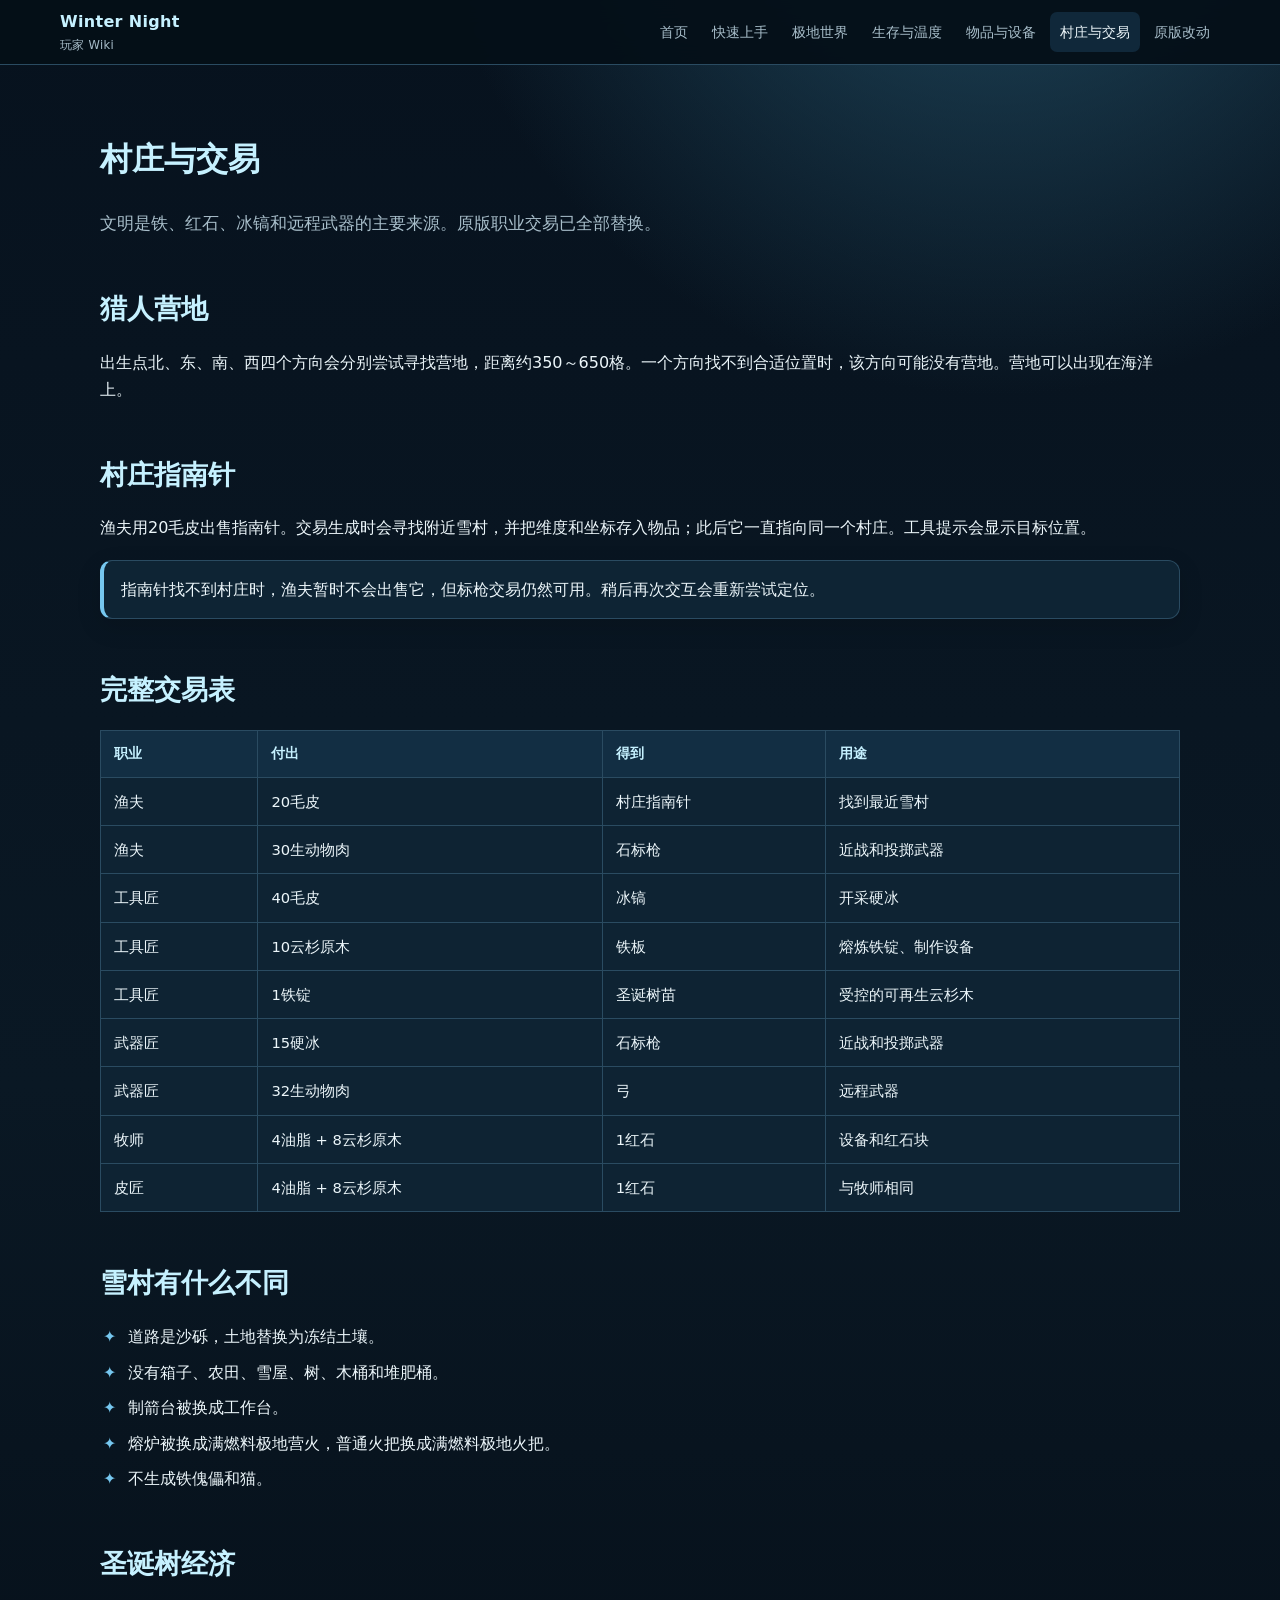
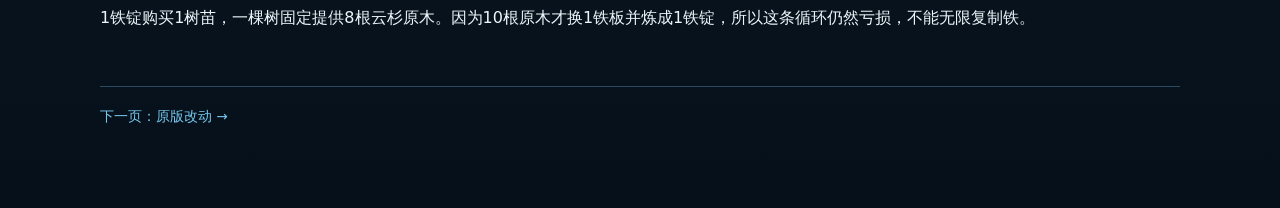
<file: wiki/civilization.html>
<!doctype html><html lang="zh-CN"><head><meta charset="utf-8"><meta name="viewport" content="width=device-width,initial-scale=1"><meta name="description" content="Winter Night 村庄与交易"><title>村庄与交易｜Winter Night</title><link rel="icon" type="image/svg+xml" href="data:image/svg+xml,%3Csvg xmlns='http://www.w3.org/2000/svg' viewBox='0 0 64 64'%3E%3Crect rx='14' width='64' height='64' fill='%230b2233'/%3E%3Cpath d='M32 10v44M13 21l38 22M13 43l38-22' stroke='%23bdefff' stroke-width='4'/%3E%3C/svg%3E"><link rel="stylesheet" href="style.css"></head>
<body data-page="civilization.html"><header class="topbar"><div class="nav"><a class="brand" href="index.html">Winter Night<small>玩家 Wiki</small></a><button class="menu" data-menu aria-expanded="false">目录</button><nav class="nav-links" data-nav></nav></div></header>
<main class="wrap"><h1>村庄与交易</h1><p class="lead">文明是铁、红石、冰镐和远程武器的主要来源。原版职业交易已全部替换。</p>
<h2>猎人营地</h2><p>出生点北、东、南、西四个方向会分别尝试寻找营地，距离约350～650格。一个方向找不到合适位置时，该方向可能没有营地。营地可以出现在海洋上。</p>
<h2>村庄指南针</h2><p>渔夫用20毛皮出售指南针。交易生成时会寻找附近雪村，并把维度和坐标存入物品；此后它一直指向同一个村庄。工具提示会显示目标位置。</p>
<div class="callout">指南针找不到村庄时，渔夫暂时不会出售它，但标枪交易仍然可用。稍后再次交互会重新尝试定位。</div>
<h2>完整交易表</h2><table><thead><tr><th>职业</th><th>付出</th><th>得到</th><th>用途</th></tr></thead><tbody>
<tr><td>渔夫</td><td>20毛皮</td><td>村庄指南针</td><td>找到最近雪村</td></tr><tr><td>渔夫</td><td>30生动物肉</td><td>石标枪</td><td>近战和投掷武器</td></tr>
<tr><td>工具匠</td><td>40毛皮</td><td>冰镐</td><td>开采硬冰</td></tr><tr><td>工具匠</td><td>10云杉原木</td><td>铁板</td><td>熔炼铁锭、制作设备</td></tr><tr><td>工具匠</td><td>1铁锭</td><td>圣诞树苗</td><td>受控的可再生云杉木</td></tr>
<tr><td>武器匠</td><td>15硬冰</td><td>石标枪</td><td>近战和投掷武器</td></tr><tr><td>武器匠</td><td>32生动物肉</td><td>弓</td><td>远程武器</td></tr>
<tr><td>牧师</td><td>4油脂 + 8云杉原木</td><td>1红石</td><td>设备和红石块</td></tr><tr><td>皮匠</td><td>4油脂 + 8云杉原木</td><td>1红石</td><td>与牧师相同</td></tr></tbody></table>
<h2>雪村有什么不同</h2><ul class="checklist"><li>道路是沙砾，土地替换为冻结土壤。</li><li>没有箱子、农田、雪屋、树、木桶和堆肥桶。</li><li>制箭台被换成工作台。</li><li>熔炉被换成满燃料极地营火，普通火把换成满燃料极地火把。</li><li>不生成铁傀儡和猫。</li></ul>
<h2>圣诞树经济</h2><p>1铁锭购买1树苗，一棵树固定提供8根云杉原木。因为10根原木才换1铁板并炼成1铁锭，所以这条循环仍然亏损，不能无限复制铁。</p>
<footer class="footer"><a href="vanilla-changes.html">下一页：原版改动 →</a></footer></main><script src="site.js"></script></body></html>
</file>
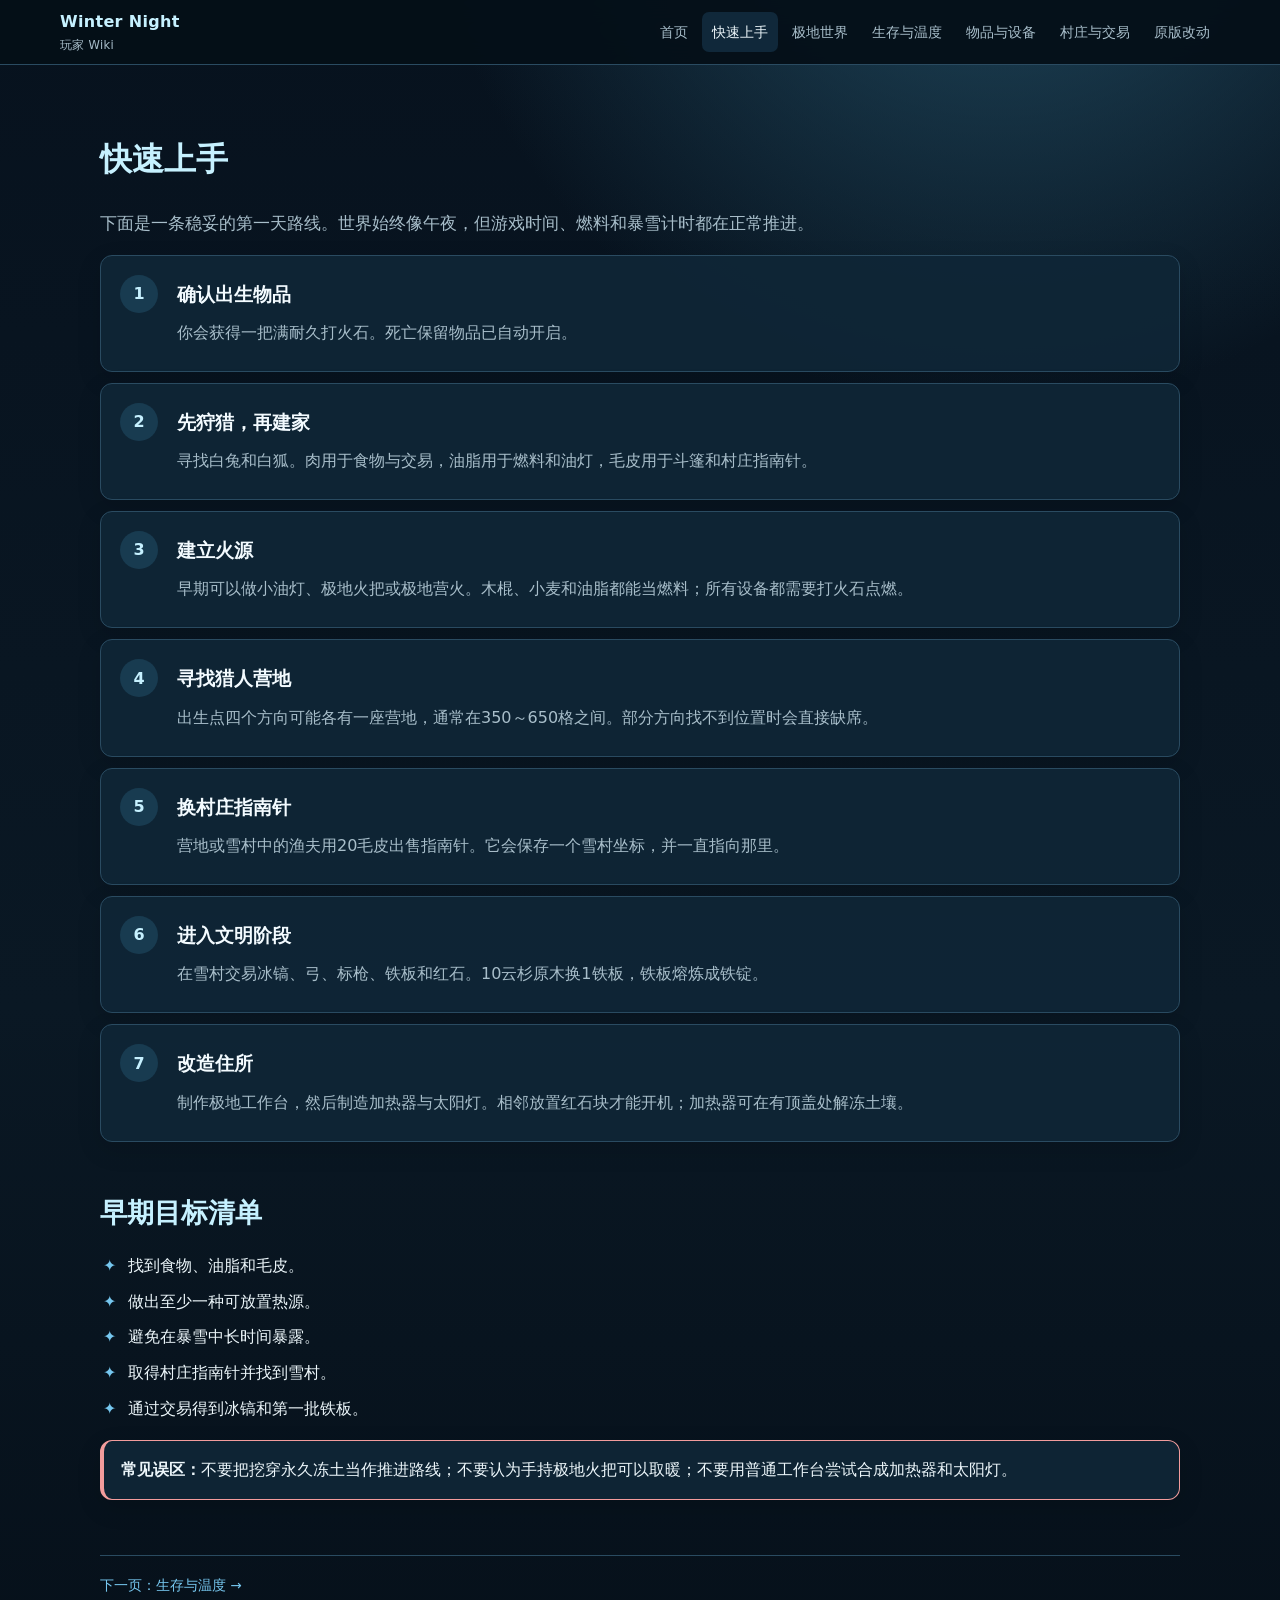
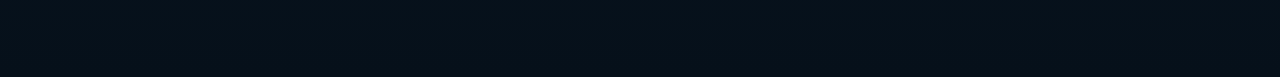
<file: wiki/getting-started.html>
<!doctype html><html lang="zh-CN"><head><meta charset="utf-8"><meta name="viewport" content="width=device-width,initial-scale=1"><meta name="description" content="Winter Night 快速上手"><title>快速上手｜Winter Night</title><link rel="icon" type="image/svg+xml" href="data:image/svg+xml,%3Csvg xmlns='http://www.w3.org/2000/svg' viewBox='0 0 64 64'%3E%3Crect rx='14' width='64' height='64' fill='%230b2233'/%3E%3Cpath d='M32 10v44M13 21l38 22M13 43l38-22' stroke='%23bdefff' stroke-width='4'/%3E%3C/svg%3E"><link rel="stylesheet" href="style.css"></head>
<body data-page="getting-started.html"><header class="topbar"><div class="nav"><a class="brand" href="index.html">Winter Night<small>玩家 Wiki</small></a><button class="menu" data-menu aria-expanded="false">目录</button><nav class="nav-links" data-nav></nav></div></header>
<main class="wrap"><h1>快速上手</h1><p class="lead">下面是一条稳妥的第一天路线。世界始终像午夜，但游戏时间、燃料和暴雪计时都在正常推进。</p>
<div class="steps">
<article class="step"><div><h3>确认出生物品</h3><p>你会获得一把满耐久打火石。死亡保留物品已自动开启。</p></div></article>
<article class="step"><div><h3>先狩猎，再建家</h3><p>寻找白兔和白狐。肉用于食物与交易，油脂用于燃料和油灯，毛皮用于斗篷和村庄指南针。</p></div></article>
<article class="step"><div><h3>建立火源</h3><p>早期可以做小油灯、极地火把或极地营火。木棍、小麦和油脂都能当燃料；所有设备都需要打火石点燃。</p></div></article>
<article class="step"><div><h3>寻找猎人营地</h3><p>出生点四个方向可能各有一座营地，通常在350～650格之间。部分方向找不到位置时会直接缺席。</p></div></article>
<article class="step"><div><h3>换村庄指南针</h3><p>营地或雪村中的渔夫用20毛皮出售指南针。它会保存一个雪村坐标，并一直指向那里。</p></div></article>
<article class="step"><div><h3>进入文明阶段</h3><p>在雪村交易冰镐、弓、标枪、铁板和红石。10云杉原木换1铁板，铁板熔炼成铁锭。</p></div></article>
<article class="step"><div><h3>改造住所</h3><p>制作极地工作台，然后制造加热器与太阳灯。相邻放置红石块才能开机；加热器可在有顶盖处解冻土壤。</p></div></article>
</div>
<h2>早期目标清单</h2><ul class="checklist"><li>找到食物、油脂和毛皮。</li><li>做出至少一种可放置热源。</li><li>避免在暴雪中长时间暴露。</li><li>取得村庄指南针并找到雪村。</li><li>通过交易得到冰镐和第一批铁板。</li></ul>
<div class="callout danger"><strong>常见误区：</strong>不要把挖穿永久冻土当作推进路线；不要认为手持极地火把可以取暖；不要用普通工作台尝试合成加热器和太阳灯。</div>
<footer class="footer"><a href="survival.html">下一页：生存与温度 →</a></footer></main><script src="site.js"></script></body></html>
</file>
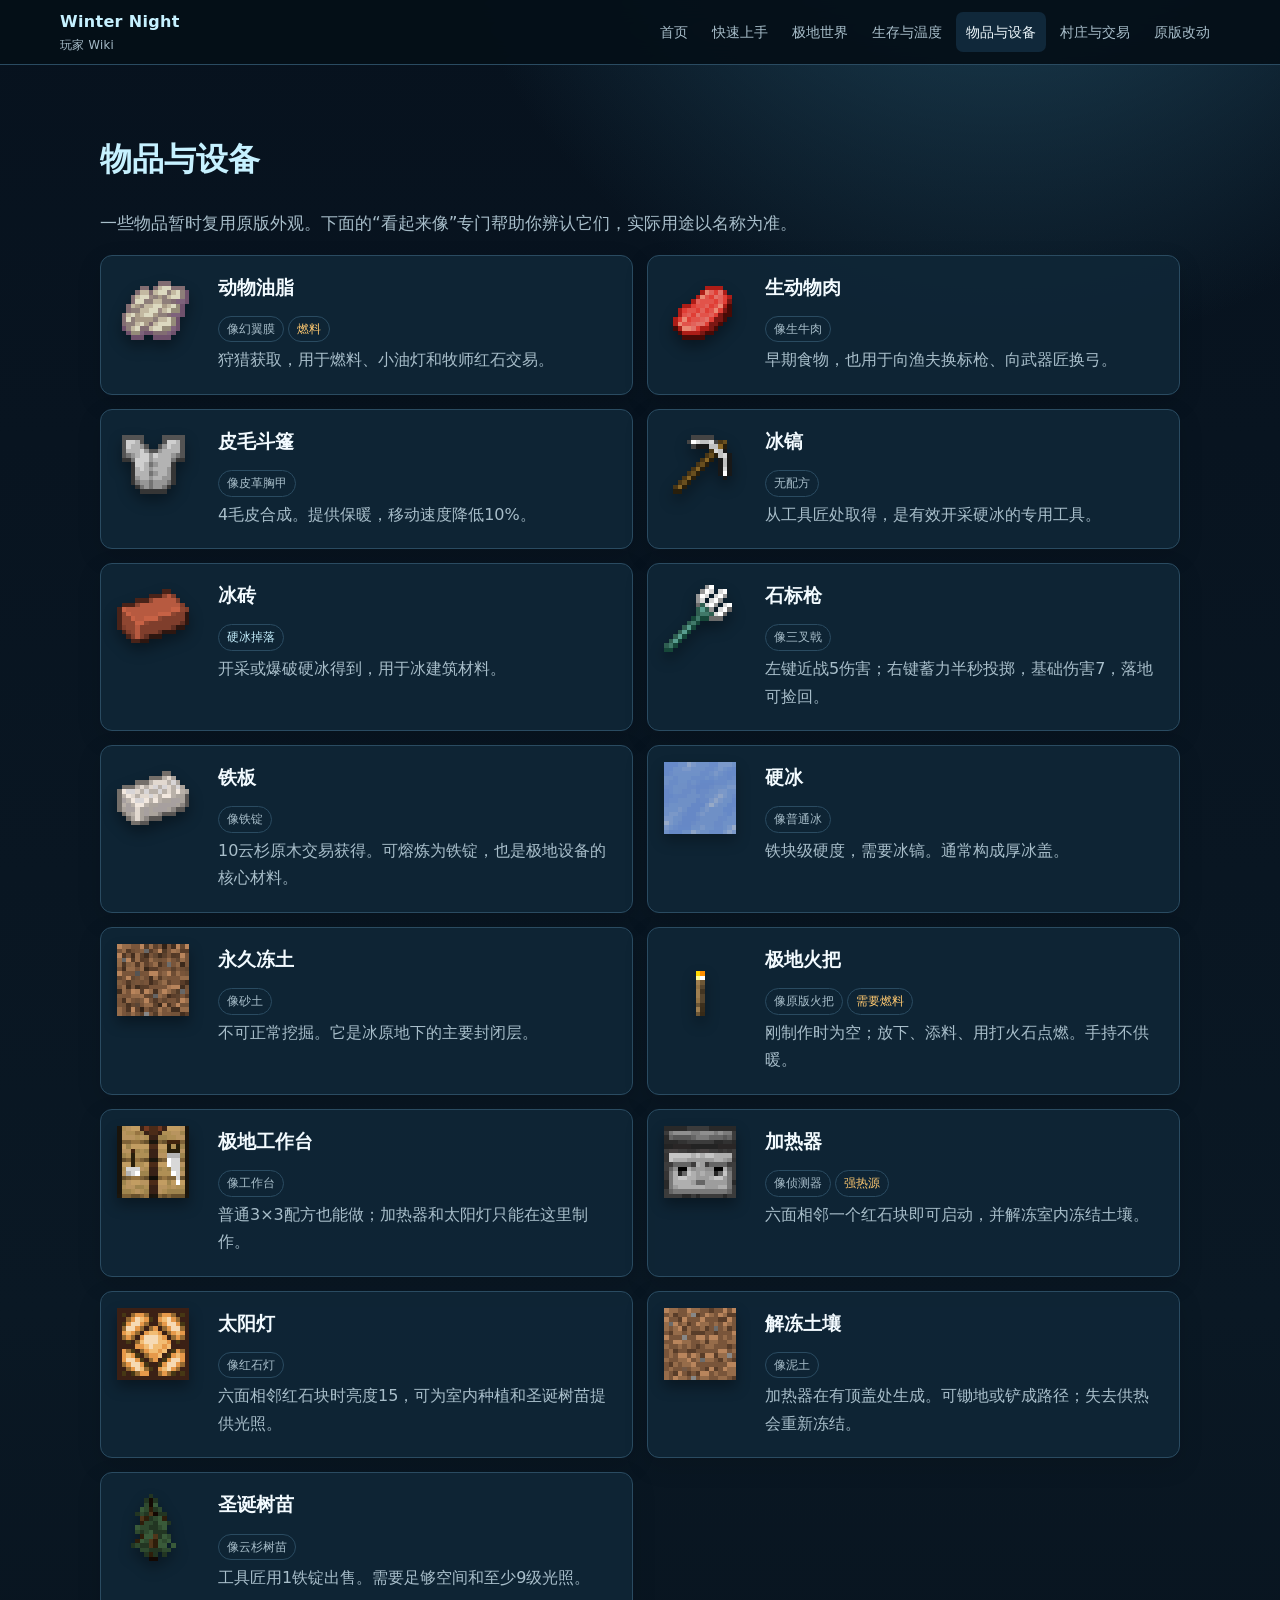
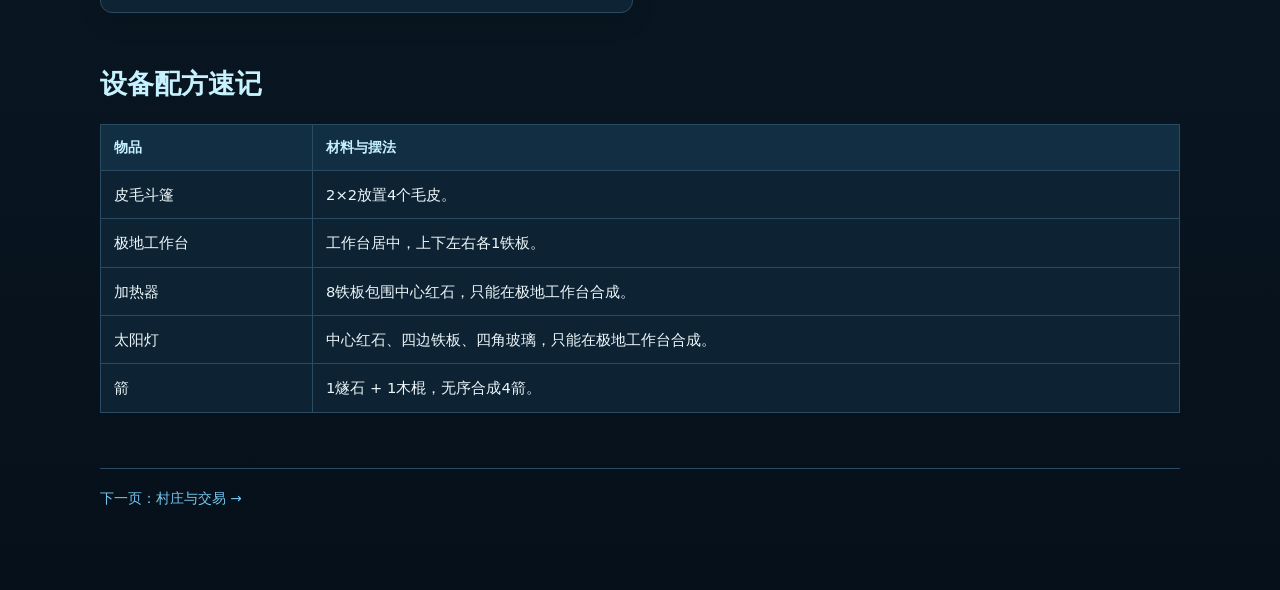
<file: wiki/items.html>
<!doctype html><html lang="zh-CN"><head><meta charset="utf-8"><meta name="viewport" content="width=device-width,initial-scale=1"><meta name="description" content="Winter Night 物品与设备图鉴"><title>物品与设备｜Winter Night</title><link rel="icon" type="image/svg+xml" href="data:image/svg+xml,%3Csvg xmlns='http://www.w3.org/2000/svg' viewBox='0 0 64 64'%3E%3Crect rx='14' width='64' height='64' fill='%230b2233'/%3E%3Cpath d='M32 10v44M13 21l38 22M13 43l38-22' stroke='%23bdefff' stroke-width='4'/%3E%3C/svg%3E"><link rel="stylesheet" href="style.css"></head>
<body data-page="items.html"><header class="topbar"><div class="nav"><a class="brand" href="index.html">Winter Night<small>玩家 Wiki</small></a><button class="menu" data-menu aria-expanded="false">目录</button><nav class="nav-links" data-nav></nav></div></header>
<main class="wrap"><h1>物品与设备</h1><p class="lead">一些物品暂时复用原版外观。下面的“看起来像”专门帮助你辨认它们，实际用途以名称为准。</p>
<div class="items">
<article class="item"><img class="pixel" src="assets/item/animal-fat.png" alt="动物油脂"><div><h3>动物油脂</h3><span class="tag">像幻翼膜</span><span class="tag warm">燃料</span><p>狩猎获取，用于燃料、小油灯和牧师红石交易。</p></div></article>
<article class="item"><img class="pixel" src="assets/item/raw-game-meat.png" alt="生动物肉"><div><h3>生动物肉</h3><span class="tag">像生牛肉</span><p>早期食物，也用于向渔夫换标枪、向武器匠换弓。</p></div></article>
<article class="item"><img class="pixel" src="assets/item/fur-wrap.png" alt="皮毛斗篷"><div><h3>皮毛斗篷</h3><span class="tag">像皮革胸甲</span><p>4毛皮合成。提供保暖，移动速度降低10%。</p></div></article>
<article class="item"><img class="pixel" src="assets/item/ice-pick.png" alt="冰镐"><div><h3>冰镐</h3><span class="tag">无配方</span><p>从工具匠处取得，是有效开采硬冰的专用工具。</p></div></article>
<article class="item"><img class="pixel" src="assets/item/ice-brick.png" alt="冰砖"><div><h3>冰砖</h3><span class="tag ice">硬冰掉落</span><p>开采或爆破硬冰得到，用于冰建筑材料。</p></div></article>
<article class="item"><img class="pixel" src="assets/item/javelin.png" alt="石标枪"><div><h3>石标枪</h3><span class="tag">像三叉戟</span><p>左键近战5伤害；右键蓄力半秒投掷，基础伤害7，落地可捡回。</p></div></article>
<article class="item"><img class="pixel" src="assets/item/metal-part.png" alt="铁板"><div><h3>铁板</h3><span class="tag">像铁锭</span><p>10云杉原木交易获得。可熔炼为铁锭，也是极地设备的核心材料。</p></div></article>
<article class="item"><img class="pixel" src="assets/block/hard-ice.png" alt="硬冰"><div><h3>硬冰</h3><span class="tag">像普通冰</span><p>铁块级硬度，需要冰镐。通常构成厚冰盖。</p></div></article>
<article class="item"><img class="pixel" src="assets/block/permafrost.png" alt="永久冻土"><div><h3>永久冻土</h3><span class="tag">像砂土</span><p>不可正常挖掘。它是冰原地下的主要封闭层。</p></div></article>
<article class="item"><img class="pixel" src="assets/block/torch.png" alt="极地火把"><div><h3>极地火把</h3><span class="tag">像原版火把</span><span class="tag warm">需要燃料</span><p>刚制作时为空；放下、添料、用打火石点燃。手持不供暖。</p></div></article>
<article class="item"><img class="pixel" src="assets/block/workbench.png" alt="极地工作台"><div><h3>极地工作台</h3><span class="tag">像工作台</span><p>普通3×3配方也能做；加热器和太阳灯只能在这里制作。</p></div></article>
<article class="item"><img class="pixel" src="assets/block/heater.png" alt="加热器"><div><h3>加热器</h3><span class="tag">像侦测器</span><span class="tag warm">强热源</span><p>六面相邻一个红石块即可启动，并解冻室内冻结土壤。</p></div></article>
<article class="item"><img class="pixel" src="assets/block/sun-lamp.png" alt="太阳灯"><div><h3>太阳灯</h3><span class="tag">像红石灯</span><p>六面相邻红石块时亮度15，可为室内种植和圣诞树苗提供光照。</p></div></article>
<article class="item"><img class="pixel" src="assets/block/thawed-soil.png" alt="解冻土壤"><div><h3>解冻土壤</h3><span class="tag">像泥土</span><p>加热器在有顶盖处生成。可锄地或铲成路径；失去供热会重新冻结。</p></div></article>
<article class="item"><img class="pixel" src="assets/block/christmas-sapling.png" alt="圣诞树苗"><div><h3>圣诞树苗</h3><span class="tag">像云杉树苗</span><p>工具匠用1铁锭出售。需要足够空间和至少9级光照。</p></div></article>
</div>
<h2>设备配方速记</h2><table><thead><tr><th>物品</th><th>材料与摆法</th></tr></thead><tbody>
<tr><td>皮毛斗篷</td><td>2×2放置4个毛皮。</td></tr><tr><td>极地工作台</td><td>工作台居中，上下左右各1铁板。</td></tr><tr><td>加热器</td><td>8铁板包围中心红石，只能在极地工作台合成。</td></tr><tr><td>太阳灯</td><td>中心红石、四边铁板、四角玻璃，只能在极地工作台合成。</td></tr><tr><td>箭</td><td>1燧石 + 1木棍，无序合成4箭。</td></tr></tbody></table>
<footer class="footer"><a href="civilization.html">下一页：村庄与交易 →</a></footer></main><script src="site.js"></script></body></html>
</file>
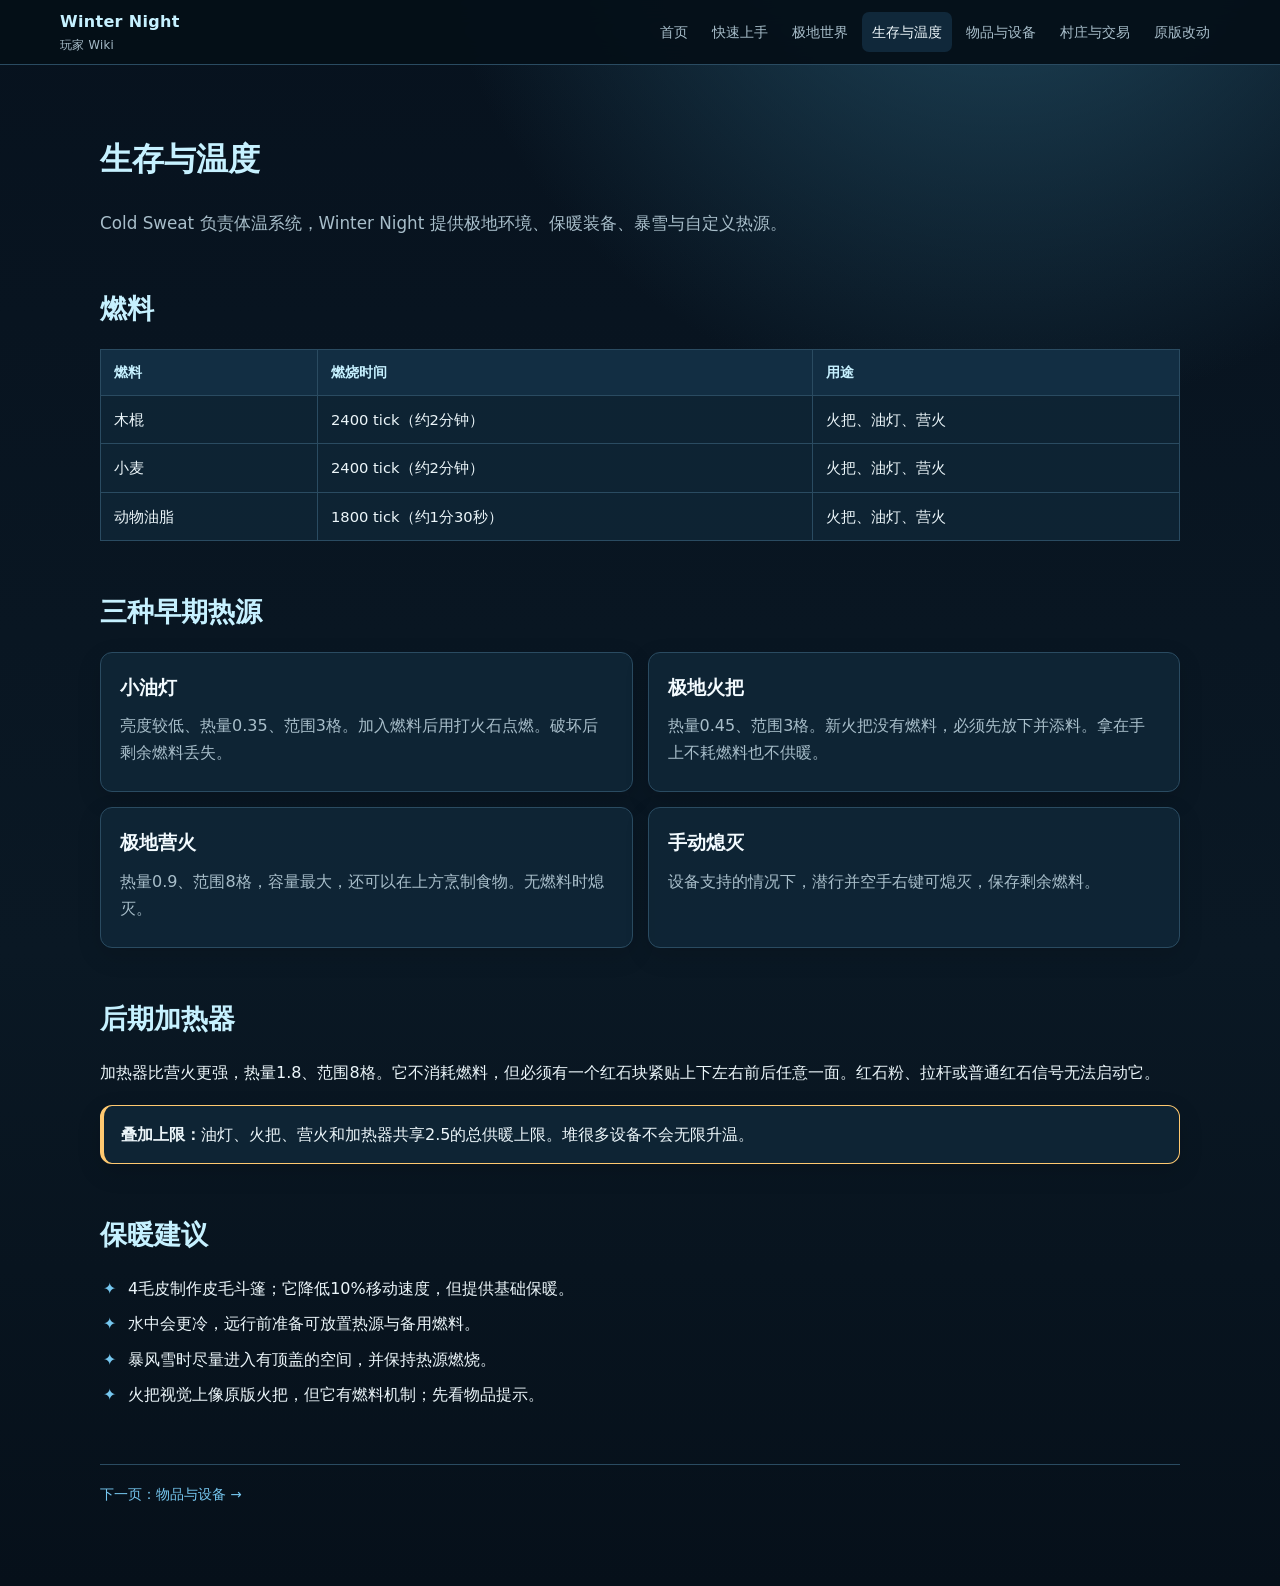
<file: wiki/survival.html>
<!doctype html><html lang="zh-CN"><head><meta charset="utf-8"><meta name="viewport" content="width=device-width,initial-scale=1"><meta name="description" content="Winter Night 生存与温度"><title>生存与温度｜Winter Night</title><link rel="icon" type="image/svg+xml" href="data:image/svg+xml,%3Csvg xmlns='http://www.w3.org/2000/svg' viewBox='0 0 64 64'%3E%3Crect rx='14' width='64' height='64' fill='%230b2233'/%3E%3Cpath d='M32 10v44M13 21l38 22M13 43l38-22' stroke='%23bdefff' stroke-width='4'/%3E%3C/svg%3E"><link rel="stylesheet" href="style.css"></head>
<body data-page="survival.html"><header class="topbar"><div class="nav"><a class="brand" href="index.html">Winter Night<small>玩家 Wiki</small></a><button class="menu" data-menu aria-expanded="false">目录</button><nav class="nav-links" data-nav></nav></div></header>
<main class="wrap"><h1>生存与温度</h1><p class="lead">Cold Sweat 负责体温系统，Winter Night 提供极地环境、保暖装备、暴雪与自定义热源。</p>
<h2>燃料</h2><table><thead><tr><th>燃料</th><th>燃烧时间</th><th>用途</th></tr></thead><tbody>
<tr><td>木棍</td><td>2400 tick（约2分钟）</td><td>火把、油灯、营火</td></tr><tr><td>小麦</td><td>2400 tick（约2分钟）</td><td>火把、油灯、营火</td></tr><tr><td>动物油脂</td><td>1800 tick（约1分30秒）</td><td>火把、油灯、营火</td></tr></tbody></table>
<h2>三种早期热源</h2><div class="grid">
<article class="card"><h3>小油灯</h3><p>亮度较低、热量0.35、范围3格。加入燃料后用打火石点燃。破坏后剩余燃料丢失。</p></article>
<article class="card"><h3>极地火把</h3><p>热量0.45、范围3格。新火把没有燃料，必须先放下并添料。拿在手上不耗燃料也不供暖。</p></article>
<article class="card"><h3>极地营火</h3><p>热量0.9、范围8格，容量最大，还可以在上方烹制食物。无燃料时熄灭。</p></article>
<article class="card"><h3>手动熄灭</h3><p>设备支持的情况下，潜行并空手右键可熄灭，保存剩余燃料。</p></article></div>
<h2>后期加热器</h2><p>加热器比营火更强，热量1.8、范围8格。它不消耗燃料，但必须有一个红石块紧贴上下左右前后任意一面。红石粉、拉杆或普通红石信号无法启动它。</p>
<div class="callout warm"><strong>叠加上限：</strong>油灯、火把、营火和加热器共享2.5的总供暖上限。堆很多设备不会无限升温。</div>
<h2>保暖建议</h2><ul class="checklist"><li>4毛皮制作皮毛斗篷；它降低10%移动速度，但提供基础保暖。</li><li>水中会更冷，远行前准备可放置热源与备用燃料。</li><li>暴风雪时尽量进入有顶盖的空间，并保持热源燃烧。</li><li>火把视觉上像原版火把，但它有燃料机制；先看物品提示。</li></ul>
<footer class="footer"><a href="items.html">下一页：物品与设备 →</a></footer></main><script src="site.js"></script></body></html>
</file>
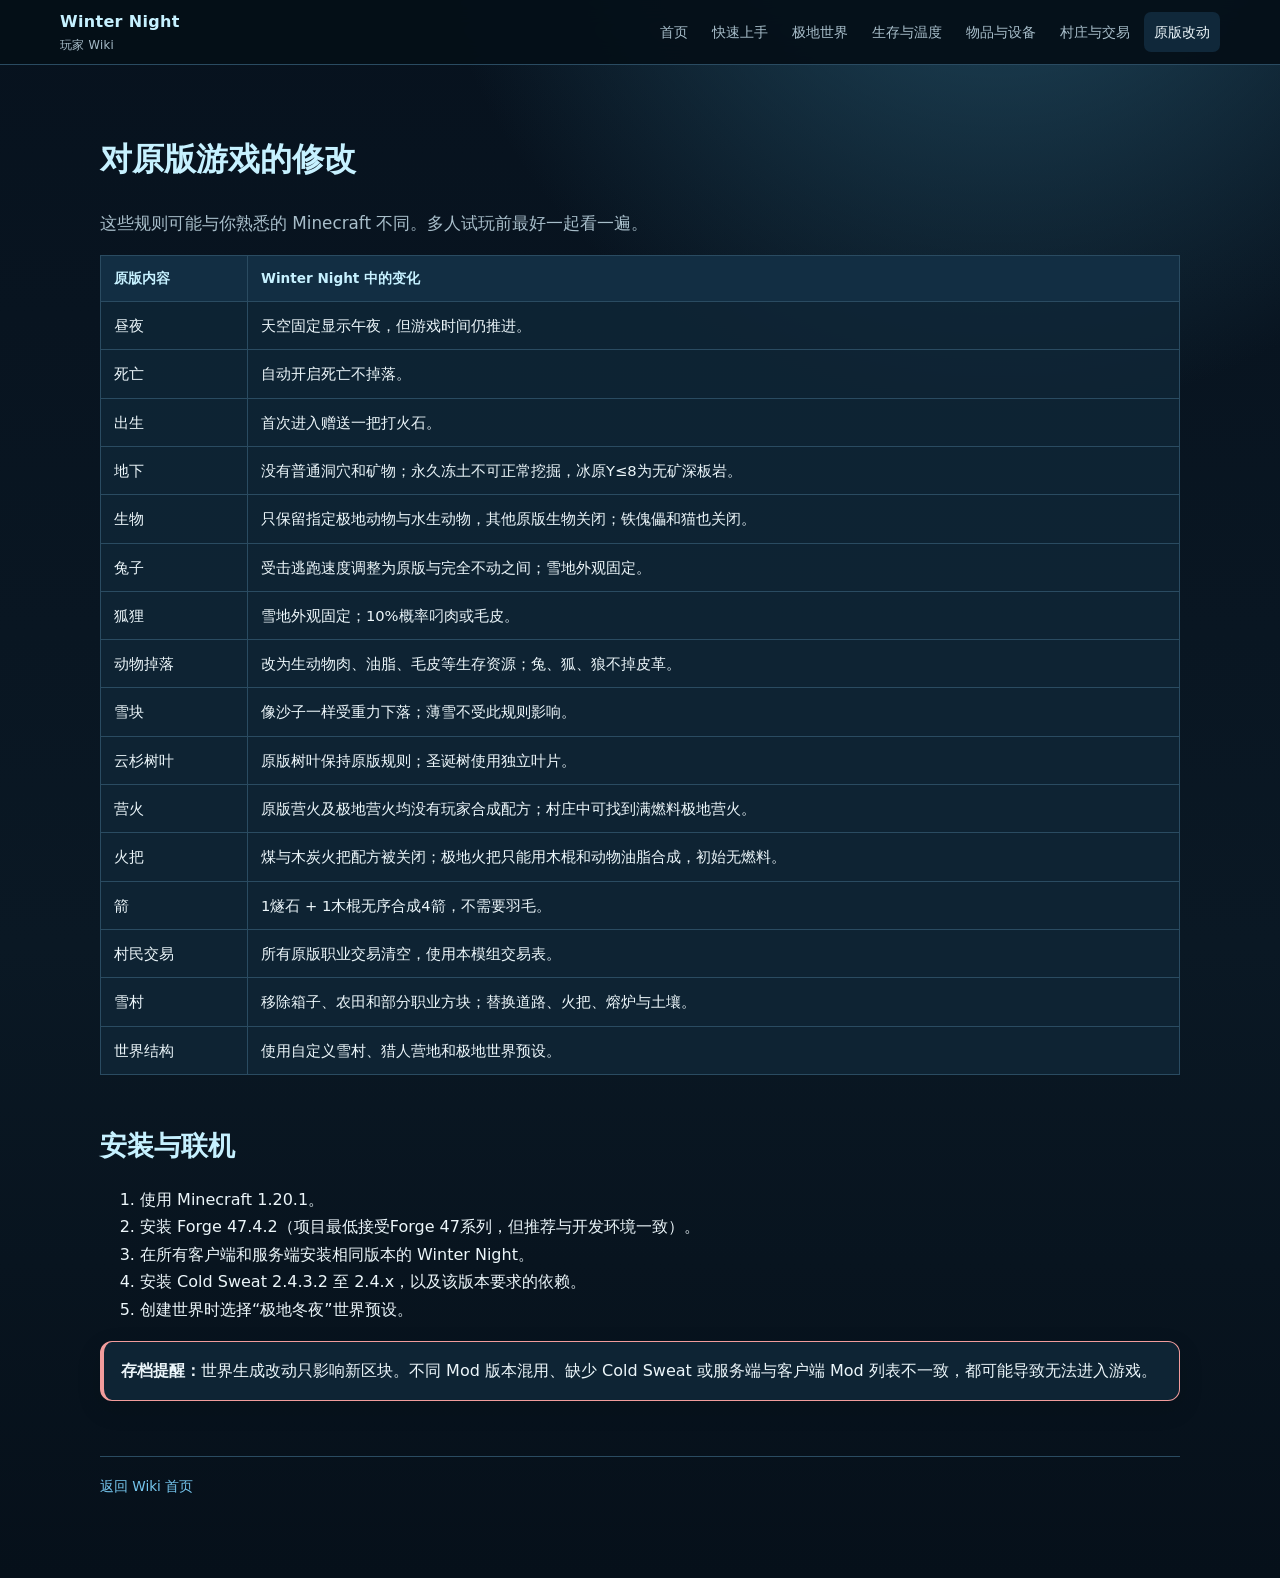
<file: wiki/vanilla-changes.html>
<!doctype html><html lang="zh-CN"><head><meta charset="utf-8"><meta name="viewport" content="width=device-width,initial-scale=1"><meta name="description" content="Winter Night 对原版游戏的修改"><title>原版改动｜Winter Night</title><link rel="icon" type="image/svg+xml" href="data:image/svg+xml,%3Csvg xmlns='http://www.w3.org/2000/svg' viewBox='0 0 64 64'%3E%3Crect rx='14' width='64' height='64' fill='%230b2233'/%3E%3Cpath d='M32 10v44M13 21l38 22M13 43l38-22' stroke='%23bdefff' stroke-width='4'/%3E%3C/svg%3E"><link rel="stylesheet" href="style.css"></head>
<body data-page="vanilla-changes.html"><header class="topbar"><div class="nav"><a class="brand" href="index.html">Winter Night<small>玩家 Wiki</small></a><button class="menu" data-menu aria-expanded="false">目录</button><nav class="nav-links" data-nav></nav></div></header>
<main class="wrap"><h1>对原版游戏的修改</h1><p class="lead">这些规则可能与你熟悉的 Minecraft 不同。多人试玩前最好一起看一遍。</p>
<table><thead><tr><th>原版内容</th><th>Winter Night 中的变化</th></tr></thead><tbody>
<tr><td>昼夜</td><td>天空固定显示午夜，但游戏时间仍推进。</td></tr><tr><td>死亡</td><td>自动开启死亡不掉落。</td></tr><tr><td>出生</td><td>首次进入赠送一把打火石。</td></tr>
<tr><td>地下</td><td>没有普通洞穴和矿物；永久冻土不可正常挖掘，冰原Y≤8为无矿深板岩。</td></tr>
<tr><td>生物</td><td>只保留指定极地动物与水生动物，其他原版生物关闭；铁傀儡和猫也关闭。</td></tr>
<tr><td>兔子</td><td>受击逃跑速度调整为原版与完全不动之间；雪地外观固定。</td></tr><tr><td>狐狸</td><td>雪地外观固定；10%概率叼肉或毛皮。</td></tr>
<tr><td>动物掉落</td><td>改为生动物肉、油脂、毛皮等生存资源；兔、狐、狼不掉皮革。</td></tr>
<tr><td>雪块</td><td>像沙子一样受重力下落；薄雪不受此规则影响。</td></tr><tr><td>云杉树叶</td><td>原版树叶保持原版规则；圣诞树使用独立叶片。</td></tr>
<tr><td>营火</td><td>原版营火及极地营火均没有玩家合成配方；村庄中可找到满燃料极地营火。</td></tr><tr><td>火把</td><td>煤与木炭火把配方被关闭；极地火把只能用木棍和动物油脂合成，初始无燃料。</td></tr>
<tr><td>箭</td><td>1燧石 + 1木棍无序合成4箭，不需要羽毛。</td></tr><tr><td>村民交易</td><td>所有原版职业交易清空，使用本模组交易表。</td></tr>
<tr><td>雪村</td><td>移除箱子、农田和部分职业方块；替换道路、火把、熔炉与土壤。</td></tr>
<tr><td>世界结构</td><td>使用自定义雪村、猎人营地和极地世界预设。</td></tr>
</tbody></table>
<h2>安装与联机</h2><ol><li>使用 Minecraft 1.20.1。</li><li>安装 Forge 47.4.2（项目最低接受Forge 47系列，但推荐与开发环境一致）。</li><li>在所有客户端和服务端安装相同版本的 Winter Night。</li><li>安装 Cold Sweat 2.4.3.2 至 2.4.x，以及该版本要求的依赖。</li><li>创建世界时选择“极地冬夜”世界预设。</li></ol>
<div class="callout danger"><strong>存档提醒：</strong>世界生成改动只影响新区块。不同 Mod 版本混用、缺少 Cold Sweat 或服务端与客户端 Mod 列表不一致，都可能导致无法进入游戏。</div>
<footer class="footer"><a href="index.html">返回 Wiki 首页</a></footer></main><script src="site.js"></script></body></html>
</file>
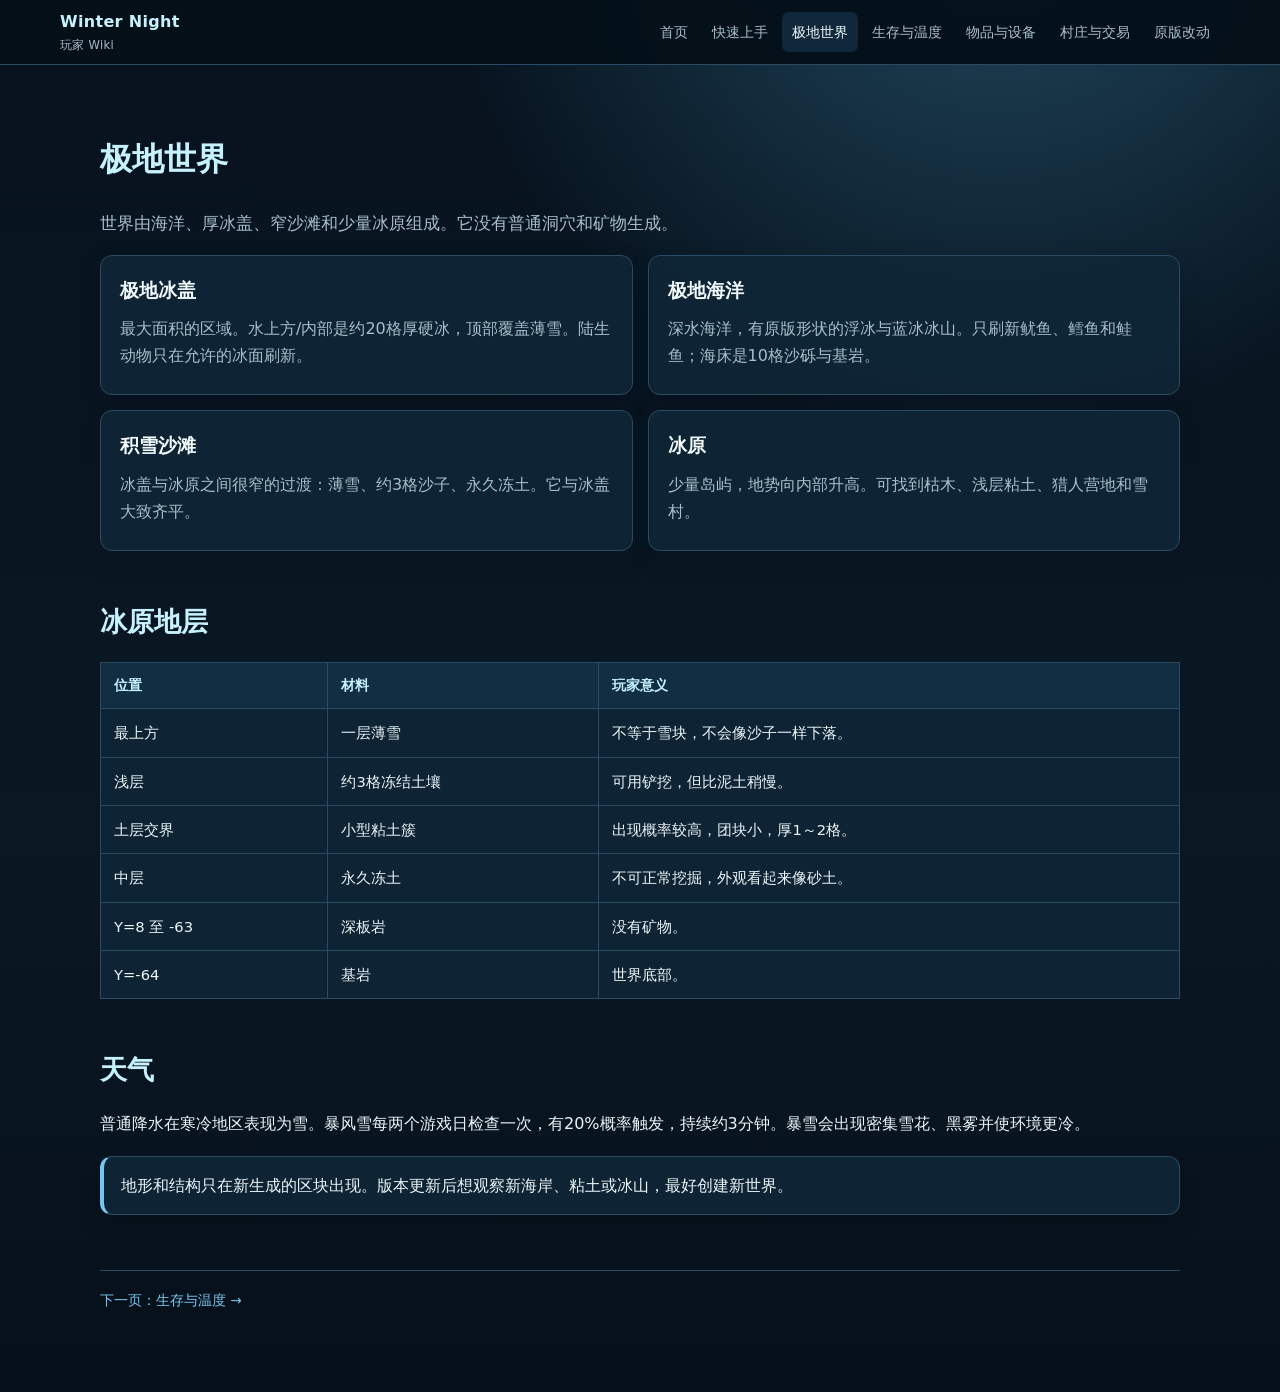
<file: wiki/world.html>
<!doctype html><html lang="zh-CN"><head><meta charset="utf-8"><meta name="viewport" content="width=device-width,initial-scale=1"><meta name="description" content="Winter Night 极地世界"><title>极地世界｜Winter Night</title><link rel="icon" type="image/svg+xml" href="data:image/svg+xml,%3Csvg xmlns='http://www.w3.org/2000/svg' viewBox='0 0 64 64'%3E%3Crect rx='14' width='64' height='64' fill='%230b2233'/%3E%3Cpath d='M32 10v44M13 21l38 22M13 43l38-22' stroke='%23bdefff' stroke-width='4'/%3E%3C/svg%3E"><link rel="stylesheet" href="style.css"></head>
<body data-page="world.html"><header class="topbar"><div class="nav"><a class="brand" href="index.html">Winter Night<small>玩家 Wiki</small></a><button class="menu" data-menu aria-expanded="false">目录</button><nav class="nav-links" data-nav></nav></div></header>
<main class="wrap"><h1>极地世界</h1><p class="lead">世界由海洋、厚冰盖、窄沙滩和少量冰原组成。它没有普通洞穴和矿物生成。</p>
<div class="grid">
<article class="card"><h3>极地冰盖</h3><p>最大面积的区域。水上方/内部是约20格厚硬冰，顶部覆盖薄雪。陆生动物只在允许的冰面刷新。</p></article>
<article class="card"><h3>极地海洋</h3><p>深水海洋，有原版形状的浮冰与蓝冰冰山。只刷新鱿鱼、鳕鱼和鲑鱼；海床是10格沙砾与基岩。</p></article>
<article class="card"><h3>积雪沙滩</h3><p>冰盖与冰原之间很窄的过渡：薄雪、约3格沙子、永久冻土。它与冰盖大致齐平。</p></article>
<article class="card"><h3>冰原</h3><p>少量岛屿，地势向内部升高。可找到枯木、浅层粘土、猎人营地和雪村。</p></article></div>
<h2>冰原地层</h2><table><thead><tr><th>位置</th><th>材料</th><th>玩家意义</th></tr></thead><tbody>
<tr><td>最上方</td><td>一层薄雪</td><td>不等于雪块，不会像沙子一样下落。</td></tr>
<tr><td>浅层</td><td>约3格冻结土壤</td><td>可用铲挖，但比泥土稍慢。</td></tr>
<tr><td>土层交界</td><td>小型粘土簇</td><td>出现概率较高，团块小，厚1～2格。</td></tr>
<tr><td>中层</td><td>永久冻土</td><td>不可正常挖掘，外观看起来像砂土。</td></tr>
<tr><td>Y=8 至 -63</td><td>深板岩</td><td>没有矿物。</td></tr>
<tr><td>Y=-64</td><td>基岩</td><td>世界底部。</td></tr></tbody></table>
<h2>天气</h2><p>普通降水在寒冷地区表现为雪。暴风雪每两个游戏日检查一次，有20%概率触发，持续约3分钟。暴雪会出现密集雪花、黑雾并使环境更冷。</p>
<div class="callout">地形和结构只在新生成的区块出现。版本更新后想观察新海岸、粘土或冰山，最好创建新世界。</div>
<footer class="footer"><a href="survival.html">下一页：生存与温度 →</a></footer></main><script src="site.js"></script></body></html>
</file>
<file: wiki/style.css>
:root{--night:#07121e;--deep:#0b1c2b;--panel:#10283a;--line:#2a4b61;--text:#ecf6fa;--muted:#a8beca;--ice:#c6f1ff;--blue:#76c7ef;--warm:#ffc970;--red:#f29c9c;--green:#91ddb8;--shadow:0 18px 45px rgba(0,0,0,.25)}
*{box-sizing:border-box}html{scroll-behavior:smooth}body{margin:0;background:radial-gradient(circle at 78% -10%,#224d63 0,transparent 36rem),linear-gradient(180deg,#07121e,#0a1824 60%,#06101a);color:var(--text);font:16px/1.72 "Segoe UI","Microsoft YaHei",system-ui,sans-serif}a{color:var(--blue);text-decoration:none}a:hover{text-decoration:underline;color:var(--ice)}img{max-width:100%}code{padding:.12rem .38rem;border:1px solid var(--line);border-radius:5px;background:#06111a;color:var(--ice);font-family:Consolas,monospace}
.topbar{position:sticky;top:0;z-index:10;border-bottom:1px solid var(--line);background:rgba(5,15,24,.94);backdrop-filter:blur(12px)}.nav{width:min(1160px,calc(100% - 32px));margin:auto;display:flex;align-items:center;gap:10px;min-height:64px}.brand{margin-right:auto;color:var(--ice);font-weight:800;letter-spacing:.02em}.brand small{display:block;color:var(--muted);font-size:.72rem;font-weight:500}.nav-links{display:flex;gap:4px;flex-wrap:wrap}.nav-links a{padding:8px 10px;border-radius:7px;color:var(--muted);font-size:.9rem}.nav-links a:hover,.nav-links a.active{background:var(--panel);color:var(--text);text-decoration:none}.menu{display:none;border:1px solid var(--line);border-radius:7px;padding:7px 10px;color:var(--text);background:var(--panel)}
.wrap{width:min(1080px,calc(100% - 34px));margin:auto;padding:46px 0 80px}.hero{display:grid;grid-template-columns:1.3fr .7fr;gap:25px;align-items:center;padding:34px;border:1px solid var(--line);border-radius:18px;background:linear-gradient(135deg,rgba(19,48,69,.95),rgba(9,24,37,.95));box-shadow:var(--shadow)}.eyebrow{color:var(--blue);font-size:.78rem;font-weight:800;letter-spacing:.13em;text-transform:uppercase}.hero h1{margin:.35rem 0 .6rem;color:var(--ice);font-size:clamp(2.2rem,6vw,4.6rem);line-height:1.02}.hero p{max-width:47rem;color:var(--muted);font-size:1.05rem}.hero-mark{font-size:8rem;text-align:center;filter:drop-shadow(0 12px 18px rgba(0,0,0,.35))}
h1{color:var(--ice)}h2{margin:48px 0 16px;color:var(--ice);font-size:1.7rem}h3{margin:0 0 8px;color:#f3fbff}.lead{color:var(--muted);font-size:1.05rem}.grid{display:grid;grid-template-columns:repeat(2,minmax(0,1fr));gap:15px}.grid.three{grid-template-columns:repeat(3,minmax(0,1fr))}.card,.item,.callout,.step{border:1px solid var(--line);border-radius:12px;background:rgba(15,38,55,.9);box-shadow:0 8px 25px rgba(0,0,0,.13)}.card,.step{padding:19px}.card p,.step p{margin:.35rem 0;color:var(--muted)}.callout{margin:18px 0;padding:15px 17px;border-left:4px solid var(--blue)}.callout.warm{border-color:var(--warm)}.callout.danger{border-color:var(--red)}
.steps{display:grid;gap:11px;counter-reset:step}.step{display:grid;grid-template-columns:44px 1fr;gap:13px;align-items:start}.step:before{counter-increment:step;content:counter(step);display:grid;place-items:center;width:38px;height:38px;border-radius:50%;background:#183b50;color:var(--ice);font-weight:800}.step h3{margin-top:4px}
.items{display:grid;grid-template-columns:repeat(2,minmax(0,1fr));gap:14px}.item{display:grid;grid-template-columns:86px 1fr;gap:15px;padding:16px}.pixel{width:72px;height:72px;object-fit:contain;image-rendering:pixelated;filter:drop-shadow(0 7px 7px rgba(0,0,0,.35))}.item p{margin:.25rem 0;color:var(--muted)}.tag{display:inline-block;margin:4px 4px 0 0;padding:2px 8px;border:1px solid var(--line);border-radius:999px;color:var(--muted);font-size:.75rem}.tag.warm{color:var(--warm)}.tag.ice{color:var(--ice)}
table{width:100%;border-collapse:collapse;margin:15px 0;background:rgba(15,38,55,.82)}th,td{padding:11px 13px;border:1px solid var(--line);text-align:left;vertical-align:top}th{color:var(--ice);background:#122e43;font-size:.85rem}td{font-size:.92rem}.checklist{list-style:none;padding:0}.checklist li{margin:8px 0;padding-left:28px;position:relative}.checklist li:before{content:"✦";position:absolute;left:3px;color:var(--blue)}.kbd{display:inline-block;padding:1px 7px;border:1px solid #507086;border-bottom-width:3px;border-radius:5px;background:#10283a;color:var(--text);font-size:.86rem}.footer{margin-top:55px;padding-top:18px;border-top:1px solid var(--line);color:var(--muted);font-size:.85rem}
@media(max-width:860px){.menu{display:block}.nav{flex-wrap:wrap;padding:10px 0}.nav-links{display:none;width:100%;padding-bottom:10px}.nav-links.open{display:grid;grid-template-columns:repeat(2,1fr)}.hero{grid-template-columns:1fr}.hero-mark{display:none}.grid,.grid.three,.items{grid-template-columns:1fr}.wrap{padding-top:28px}.item{grid-template-columns:70px 1fr}.pixel{width:58px;height:58px}}@media(max-width:520px){.nav-links.open{grid-template-columns:1fr}.hero{padding:23px}.wrap{width:min(100% - 22px,1080px)}th,td{padding:8px;font-size:.8rem}}
@media print{.topbar,.menu{display:none}.wrap{width:100%;padding:0}body,.card,.item,.callout,.step,table,.hero{color:#111;background:#fff;box-shadow:none}h1,h2,h3,a,code{color:#16445e}.hero p,.card p,.item p,.step p,.lead{color:#444}}
</file>
